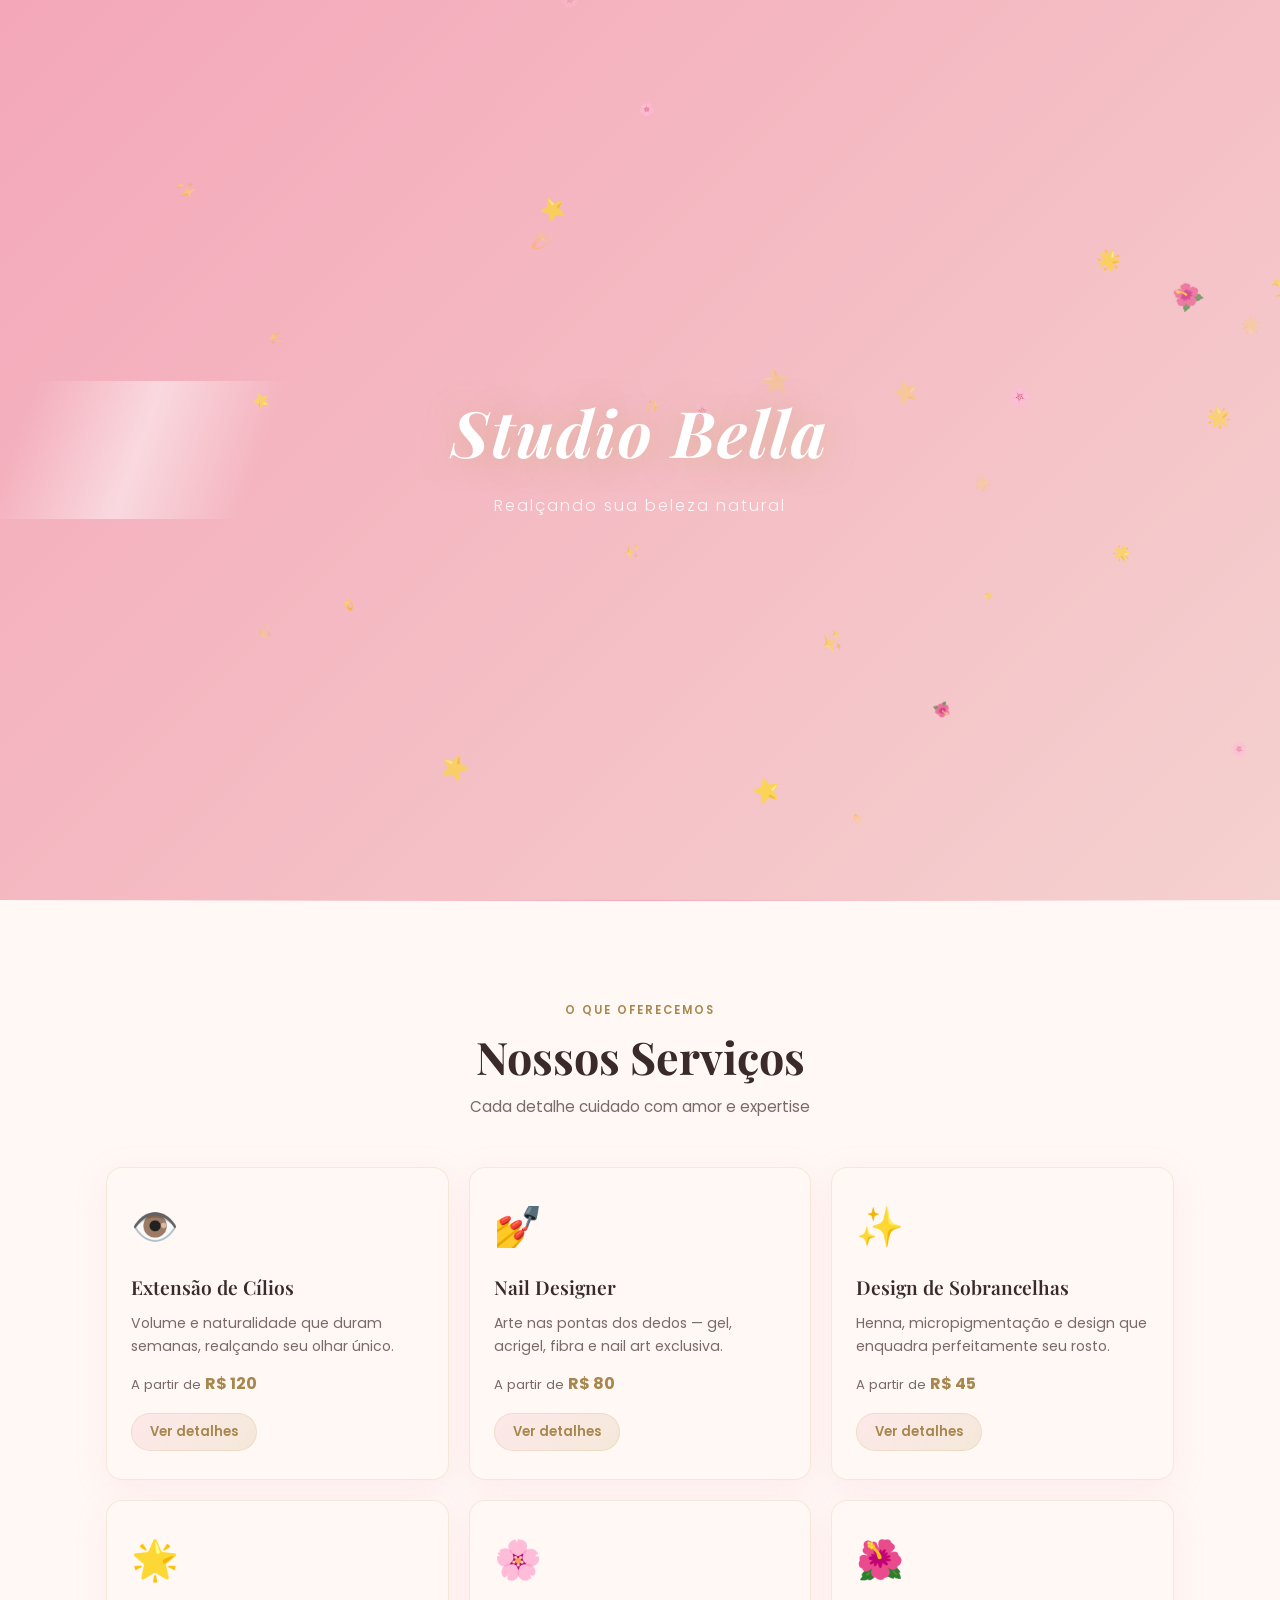
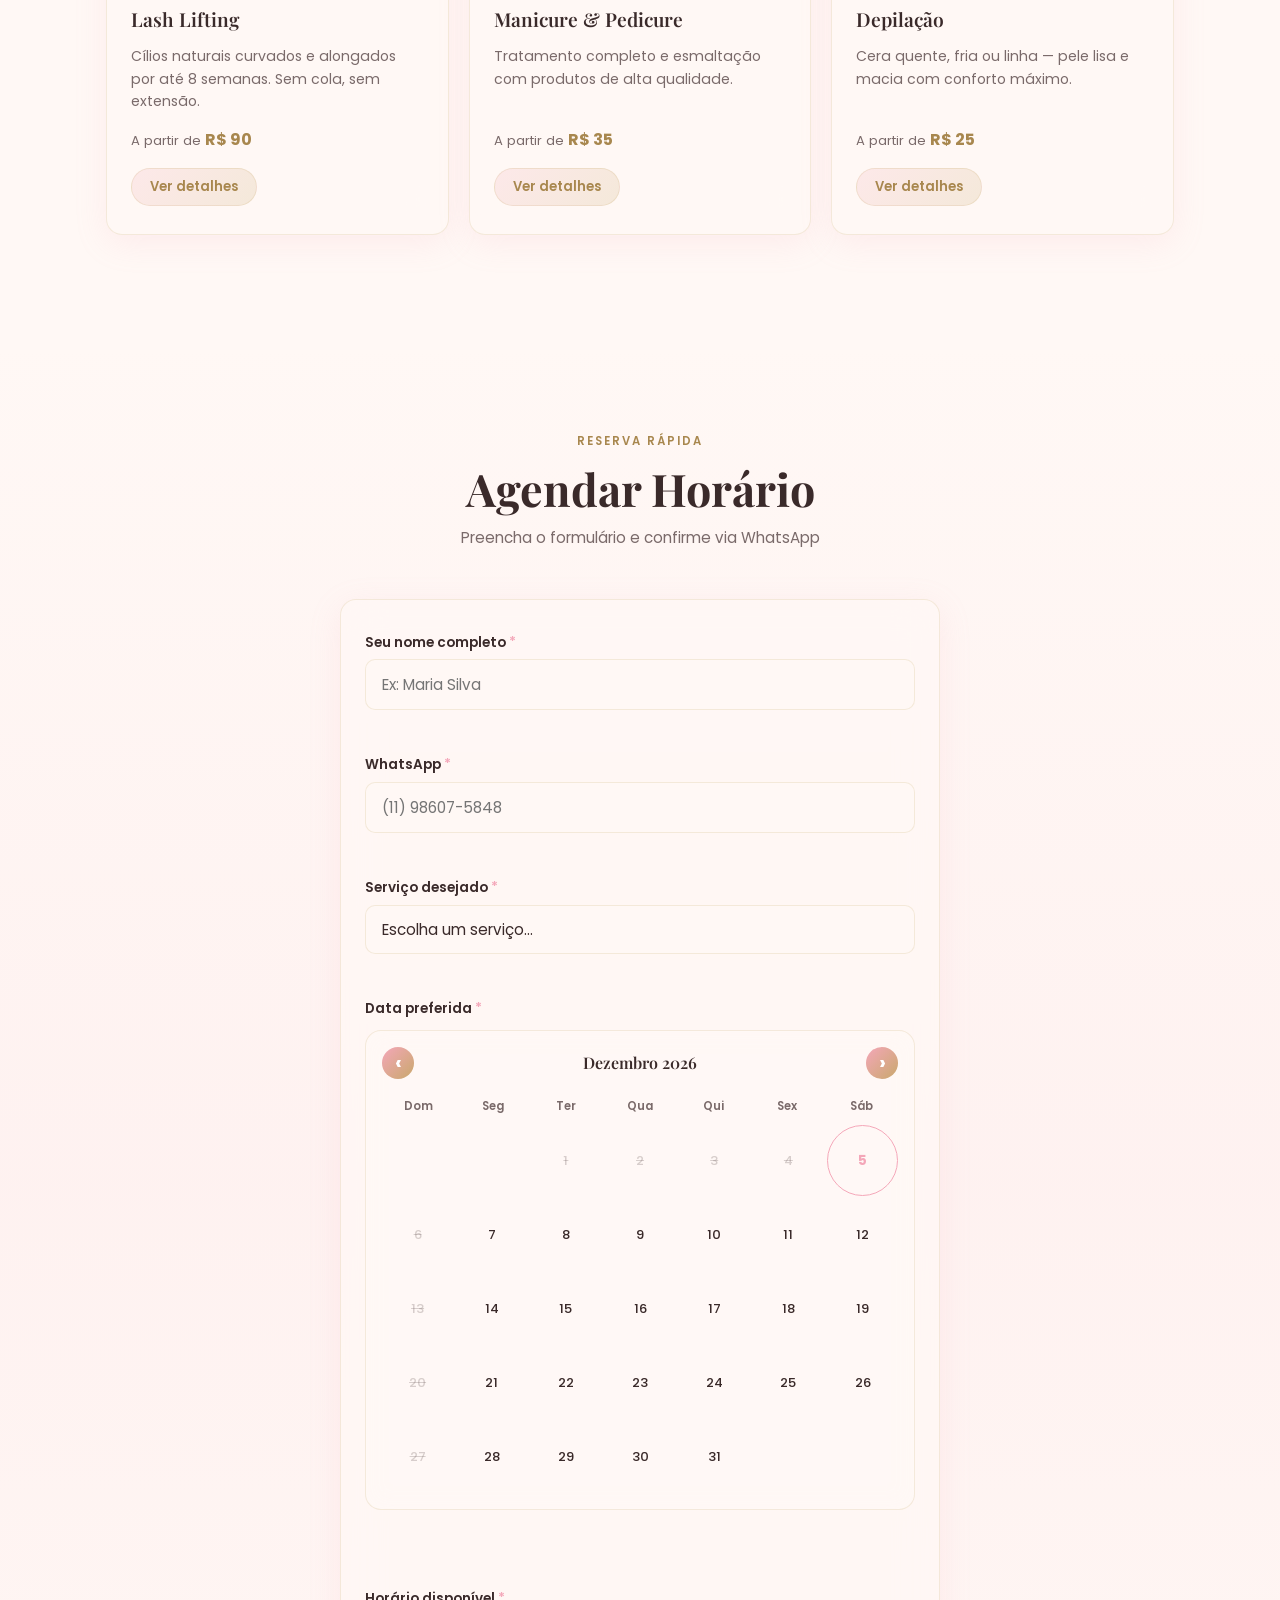
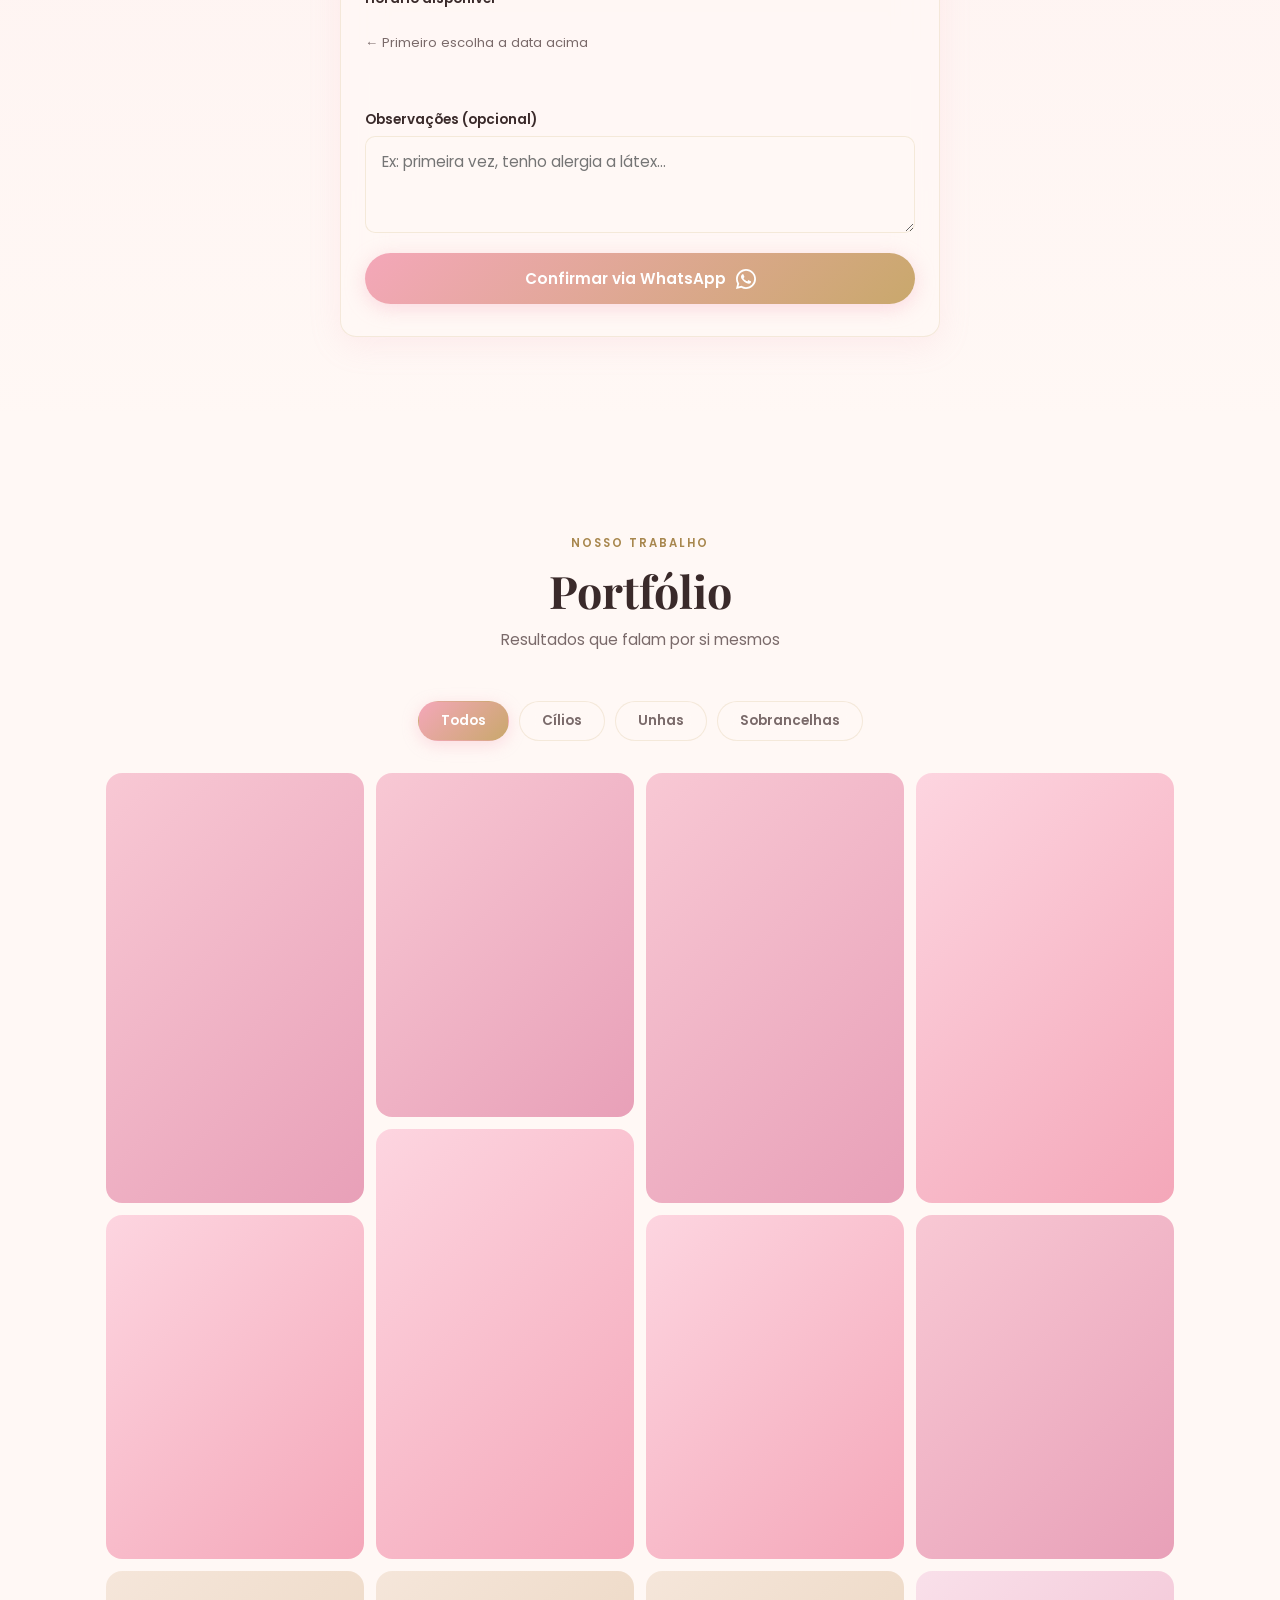
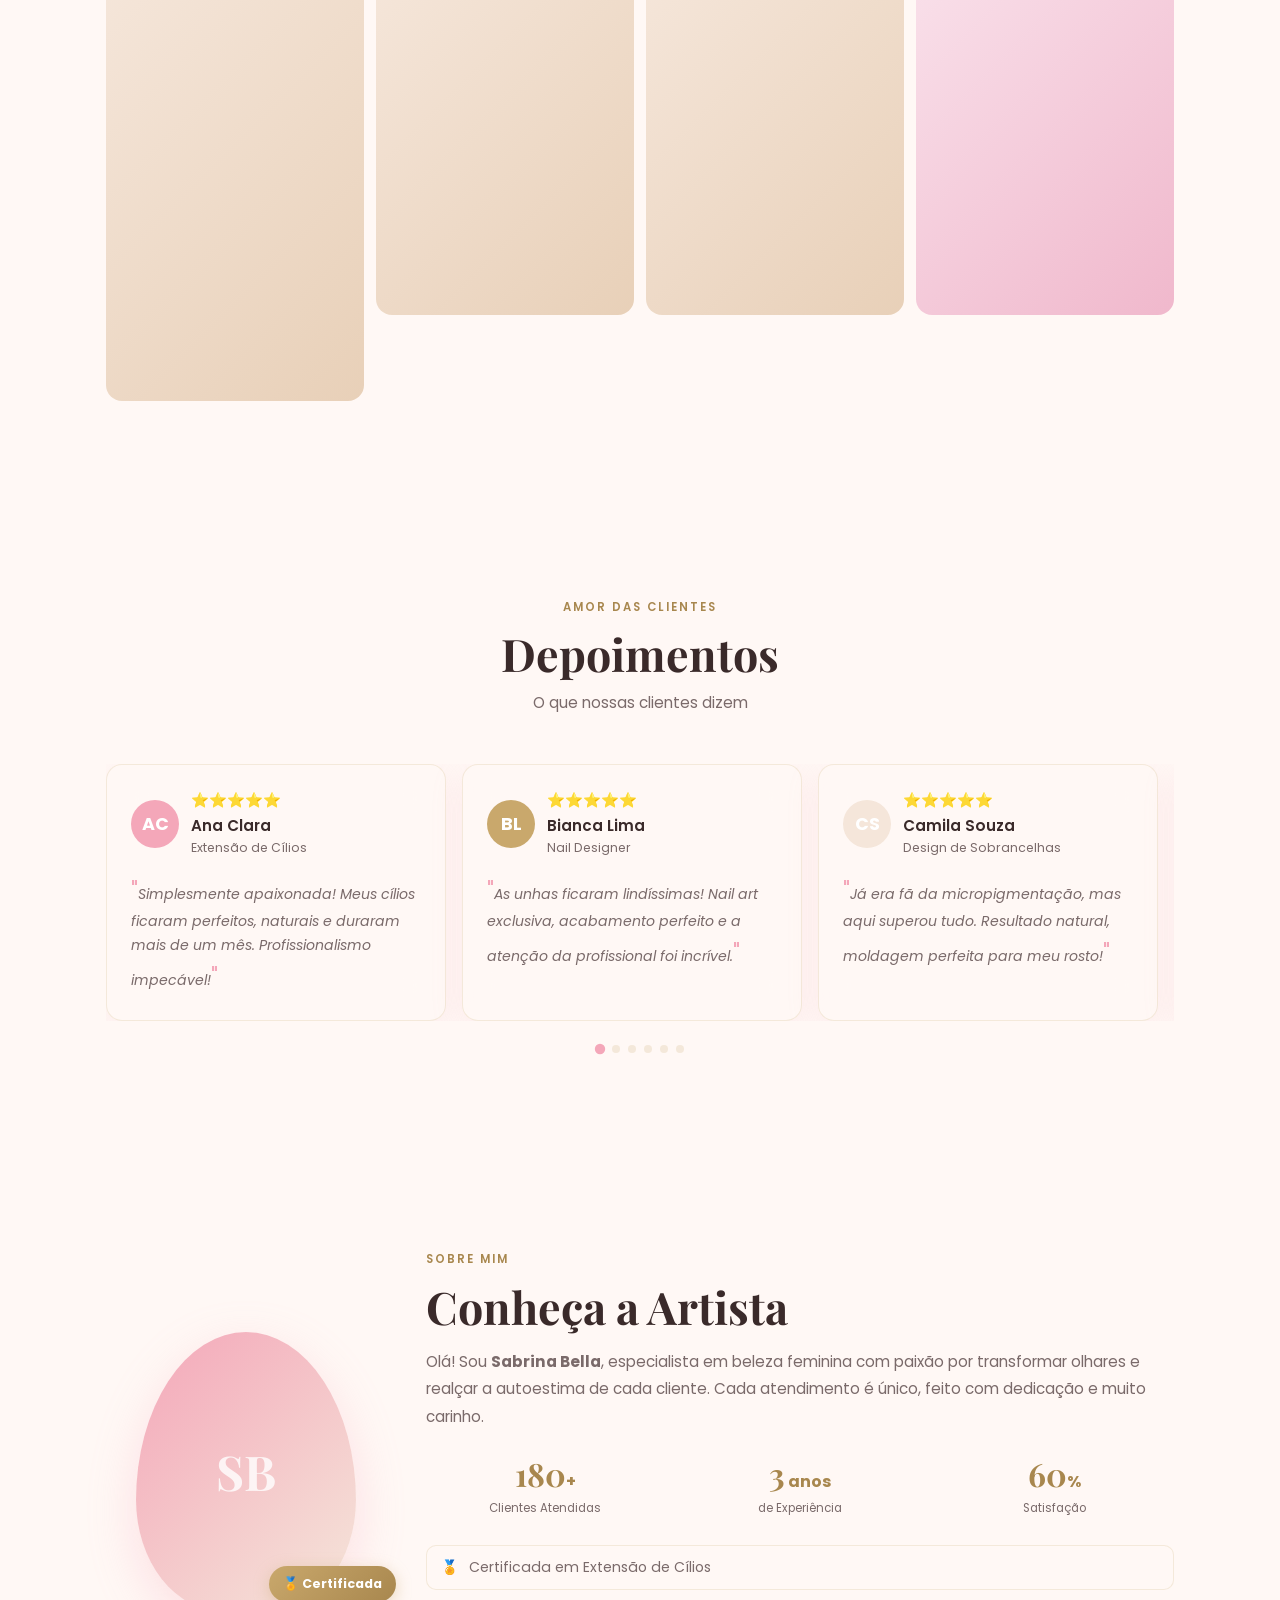
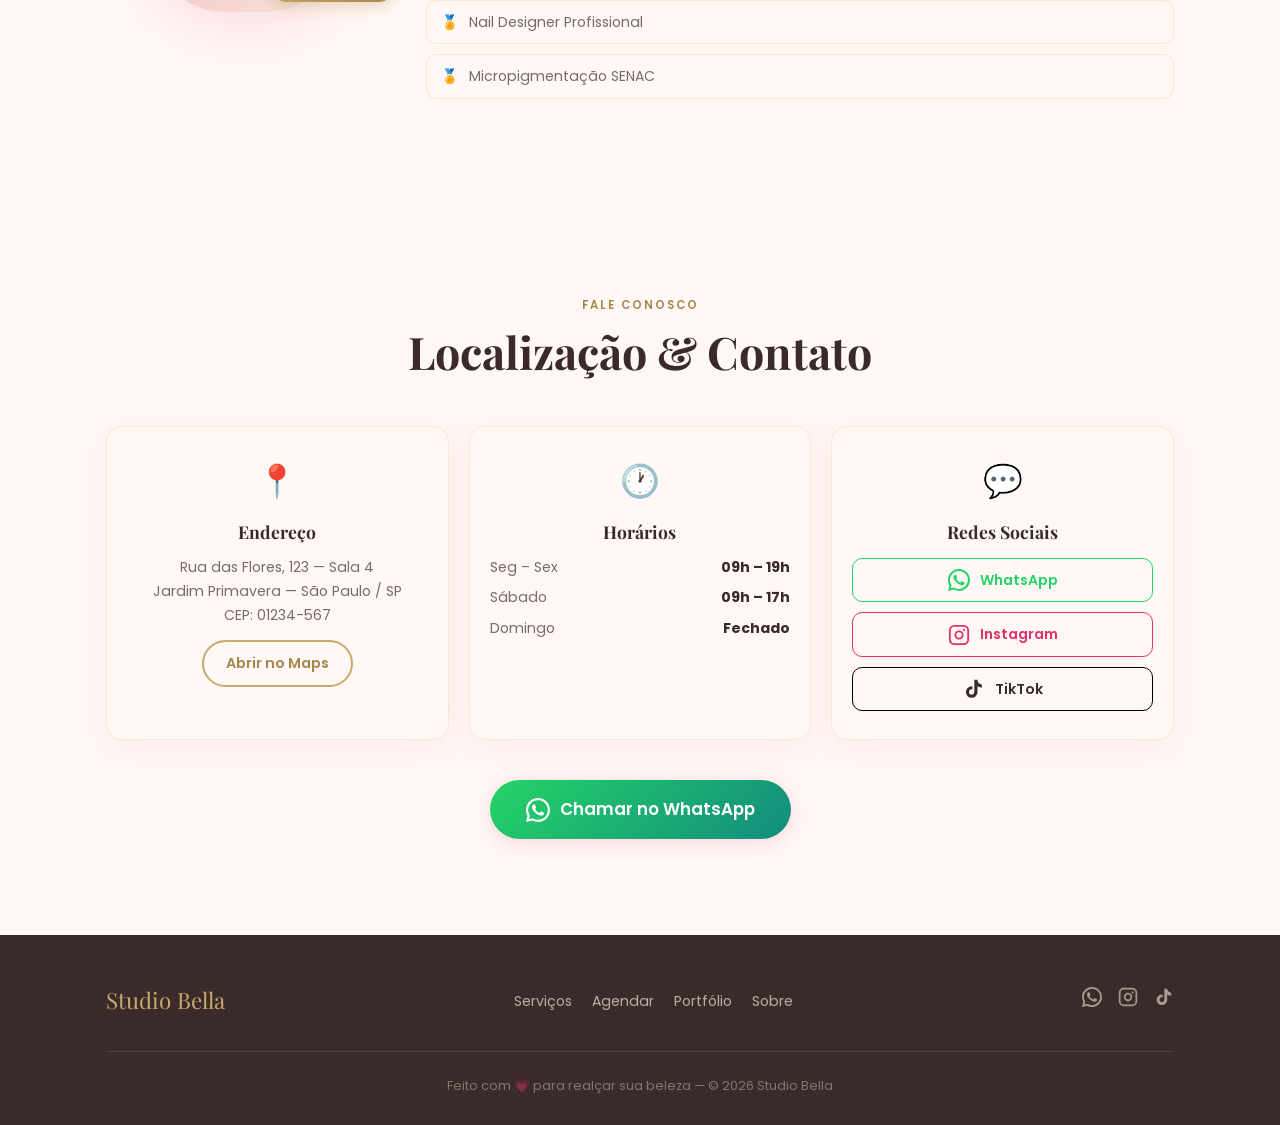
<file: index.html>
<!DOCTYPE html>
<html lang="pt-BR" data-theme="light">
<head>
  <meta charset="UTF-8" />
  <meta name="viewport" content="width=device-width, initial-scale=1.0, maximum-scale=1.0" />
  <meta name="theme-color" content="#F4A7B9" />
  <meta name="description" content="Salão de Beleza Feminino — Cílios, Unhas, Sobrancelhas e muito mais. Agende seu horário agora!" />
  <title>Studio Bella — Salão de Beleza Feminino</title>

  <!-- PERSONALIZE: Troque o nome do salão nos meta tags acima -->

  <!-- PWA Manifest -->
  <link rel="manifest" href="manifest.json" />
  <link rel="apple-touch-icon" href="assets/icon-192.png" />

  <!-- Google Fonts -->
  <link rel="preconnect" href="https://fonts.googleapis.com" />
  <link rel="preconnect" href="https://fonts.gstatic.com" crossorigin />
  <link href="https://fonts.googleapis.com/css2?family=Playfair+Display:ital,wght@0,400;0,600;0,700;1,400&family=Poppins:wght@300;400;500;600&display=swap" rel="stylesheet" />

  <!-- Critical inline CSS for above-the-fold -->
  <style>
    *,*::before,*::after{box-sizing:border-box;margin:0;padding:0}
    html{scroll-behavior:smooth}
    body{font-family:'Poppins',sans-serif;background:#FFF8F5;color:#3a2a2a;overflow-x:hidden}
    #splash{position:fixed;inset:0;z-index:9999;background:linear-gradient(135deg,#F4A7B9,#F5E6DA,#C9A86C);display:flex;flex-direction:column;align-items:center;justify-content:center;transition:opacity .8s ease,transform .8s ease}
    #splash.hide{opacity:0;transform:scale(1.05);pointer-events:none}
    .splash-logo{font-family:'Playfair Display',serif;font-size:2.5rem;color:#fff;text-shadow:0 2px 20px rgba(201,168,108,.6);animation:pulse-glow 2s ease-in-out infinite}
    @keyframes pulse-glow{0%,100%{transform:scale(1);filter:drop-shadow(0 0 8px rgba(255,255,255,.4))}50%{transform:scale(1.06);filter:drop-shadow(0 0 24px rgba(255,255,255,.9))}}
  </style>

  <link rel="stylesheet" href="css/style.css" />
  <link rel="stylesheet" href="css/animations.css" />

  <!-- Scroll progress bar -->
  <div id="scroll-progress"></div>
</head>
<body>

<!-- ============================================================
     SPLASH SCREEN
============================================================ -->
<div id="splash" role="status" aria-label="Carregando...">
  <canvas id="particles-canvas"></canvas>
  <div class="splash-content">
    <div class="splash-logo-wrap">
      <div class="splash-shine"></div>
      <h1 class="splash-logo">Studio Bella</h1>
      <!-- PERSONALIZE: Troque "Studio Bella" pelo nome do seu salão -->
      <p class="splash-tagline">Realçando sua beleza natural</p>
    </div>
  </div>
</div>

<!-- ============================================================
     CURSOR CUSTOMIZADO (desktop)
============================================================ -->
<div id="custom-cursor"></div>
<div id="cursor-trail"></div>

<!-- ============================================================
     SCROLL PROGRESS BAR
============================================================ -->
<div id="scroll-bar"></div>

<!-- ============================================================
     PULL-TO-REFRESH
============================================================ -->
<div id="ptr-loader" aria-hidden="true">
  <div class="ptr-flower">🌸</div>
  <span>Atualizando...</span>
</div>

<!-- ============================================================
     DARK/LIGHT TOGGLE
============================================================ -->
<button id="theme-toggle" aria-label="Alternar tema" title="Alternar tema">
  <span class="theme-icon">🌙</span>
</button>

<!-- ============================================================
     HEADER + NAV
============================================================ -->
<header id="site-header" role="banner">
  <div class="header-inner">
    <a href="#hero" class="header-logo" aria-label="Studio Bella — início">
      Studio Bella
    </a>
    <button id="menu-btn" aria-label="Abrir menu" aria-expanded="false" aria-controls="main-nav">
      <span></span><span></span><span></span>
    </button>
    <nav id="main-nav" role="navigation" aria-label="Menu principal">
      <ul>
        <li><a href="#servicos" data-nav>Serviços</a></li>
        <li><a href="#agendamento" data-nav>Agendar</a></li>
        <li><a href="#portfolio" data-nav>Portfólio</a></li>
        <li><a href="#depoimentos" data-nav>Depoimentos</a></li>
        <li><a href="#sobre" data-nav>Sobre</a></li>
        <li><a href="#contato" data-nav>Contato</a></li>
      </ul>
    </nav>
  </div>
</header>

<!-- ============================================================
     HERO
============================================================ -->
<section id="hero" class="section-hero" aria-label="Página inicial">
  <div class="hero-parallax-bg" id="hero-bg"></div>
  <div class="hero-overlay"></div>
  <div class="hero-content reveal">
    <div class="hero-badge">✨ Beleza & Sofisticação</div>
    <h1 class="hero-title">
      Studio<br /><em>Bella</em>
      <!-- PERSONALIZE: Troque pelo nome do seu salão -->
    </h1>
    <p class="hero-tagline">Realçando sua beleza natural<br />com arte, carinho e precisão</p>
    <!-- PERSONALIZE: Troque a tagline acima -->
    <a href="#agendamento" class="btn-primary shimmer-btn" aria-label="Ir para agendamento">
      <span>Agendar Agora</span>
      <svg width="20" height="20" viewBox="0 0 24 24" fill="none" stroke="currentColor" stroke-width="2" aria-hidden="true"><path d="M5 12h14M12 5l7 7-7 7"/></svg>
    </a>
  </div>
  <div class="hero-scroll-hint" aria-hidden="true">
    <div class="scroll-dot"></div>
    <span>Role para baixo</span>
  </div>
</section>

<!-- ============================================================
     SERVIÇOS
============================================================ -->
<section id="servicos" class="section-services" aria-label="Serviços">
  <div class="container">
    <div class="section-header reveal">
      <span class="section-badge">O que oferecemos</span>
      <h2 class="section-title">Nossos Serviços</h2>
      <p class="section-sub">Cada detalhe cuidado com amor e expertise</p>
    </div>

    <div class="services-grid" role="list">

      <article class="service-card glass-card reveal" role="listitem" data-service="cilios" tabindex="0">
        <div class="card-icon" aria-hidden="true">👁️</div>
        <h3>Extensão de Cílios</h3>
        <p>Volume e naturalidade que duram semanas, realçando seu olhar único.</p>
        <div class="card-price">A partir de <strong>R$ 120</strong></div>
        <!-- PERSONALIZE: Ajuste o preço acima -->
        <button class="card-btn" aria-label="Ver detalhes de Extensão de Cílios">Ver detalhes</button>
      </article>

      <article class="service-card glass-card reveal" role="listitem" data-service="unhas" tabindex="0">
        <div class="card-icon" aria-hidden="true">💅</div>
        <h3>Nail Designer</h3>
        <p>Arte nas pontas dos dedos — gel, acrigel, fibra e nail art exclusiva.</p>
        <div class="card-price">A partir de <strong>R$ 80</strong></div>
        <!-- PERSONALIZE: Ajuste o preço acima -->
        <button class="card-btn" aria-label="Ver detalhes de Nail Designer">Ver detalhes</button>
      </article>

      <article class="service-card glass-card reveal" role="listitem" data-service="sobrancelhas" tabindex="0">
        <div class="card-icon" aria-hidden="true">✨</div>
        <h3>Design de Sobrancelhas</h3>
        <p>Henna, micropigmentação e design que enquadra perfeitamente seu rosto.</p>
        <div class="card-price">A partir de <strong>R$ 45</strong></div>
        <!-- PERSONALIZE: Ajuste o preço acima -->
        <button class="card-btn" aria-label="Ver detalhes de Design de Sobrancelhas">Ver detalhes</button>
      </article>

      <article class="service-card glass-card reveal" role="listitem" data-service="lash" tabindex="0">
        <div class="card-icon" aria-hidden="true">🌟</div>
        <h3>Lash Lifting</h3>
        <p>Cílios naturais curvados e alongados por até 8 semanas. Sem cola, sem extensão.</p>
        <div class="card-price">A partir de <strong>R$ 90</strong></div>
        <!-- PERSONALIZE: Ajuste o preço acima -->
        <button class="card-btn" aria-label="Ver detalhes de Lash Lifting">Ver detalhes</button>
      </article>

      <article class="service-card glass-card reveal" role="listitem" data-service="manicure" tabindex="0">
        <div class="card-icon" aria-hidden="true">🌸</div>
        <h3>Manicure & Pedicure</h3>
        <p>Tratamento completo e esmaltação com produtos de alta qualidade.</p>
        <div class="card-price">A partir de <strong>R$ 35</strong></div>
        <!-- PERSONALIZE: Ajuste o preço acima -->
        <button class="card-btn" aria-label="Ver detalhes de Manicure e Pedicure">Ver detalhes</button>
      </article>

      <article class="service-card glass-card reveal" role="listitem" data-service="depilacao" tabindex="0">
        <div class="card-icon" aria-hidden="true">🌺</div>
        <h3>Depilação</h3>
        <p>Cera quente, fria ou linha — pele lisa e macia com conforto máximo.</p>
        <div class="card-price">A partir de <strong>R$ 25</strong></div>
        <!-- PERSONALIZE: Ajuste o preço acima -->
        <button class="card-btn" aria-label="Ver detalhes de Depilação">Ver detalhes</button>
      </article>

    </div>
  </div>
</section>

<!-- ============================================================
     GALERIA DE SERVIÇOS (overlay fullscreen)
============================================================ -->
<div id="sg-overlay" class="sg-overlay" hidden aria-modal="true" role="dialog" aria-label="Galeria do serviço">
  <!-- Conteúdo injetado via services-gallery.js -->
</div>

<!-- ============================================================
     AGENDAMENTO
============================================================ -->
<section id="agendamento" class="section-booking" aria-label="Agendamento">
  <div class="container">
    <div class="section-header reveal">
      <span class="section-badge">Reserva rápida</span>
      <h2 class="section-title">Agendar Horário</h2>
      <p class="section-sub">Preencha o formulário e confirme via WhatsApp</p>
    </div>

    <div class="booking-card glass-card reveal">
      <form id="booking-form" novalidate>

        <div class="form-group">
          <label for="f-nome">Seu nome completo <span aria-hidden="true">*</span></label>
          <input type="text" id="f-nome" name="nome" placeholder="Ex: Maria Silva" autocomplete="name" required />
          <span class="field-error" id="err-nome" role="alert"></span>
        </div>

        <div class="form-group">
          <label for="f-wpp">WhatsApp <span aria-hidden="true">*</span></label>
          <input type="tel" id="f-wpp" name="whatsapp" placeholder="(11) 98607-5848" autocomplete="tel" required />
          <span class="field-error" id="err-wpp" role="alert"></span>
        </div>

        <div class="form-group">
          <label for="f-servico">Serviço desejado <span aria-hidden="true">*</span></label>
          <select id="f-servico" name="servico" required>
            <option value="">Escolha um serviço...</option>
            <option value="Extensão de Cílios">👁️ Extensão de Cílios</option>
            <option value="Nail Designer">💅 Nail Designer</option>
            <option value="Design de Sobrancelhas">✨ Design de Sobrancelhas</option>
            <option value="Lash Lifting">🌟 Lash Lifting</option>
            <option value="Manicure e Pedicure">🌸 Manicure &amp; Pedicure</option>
            <option value="Depilação">🌺 Depilação</option>
          </select>
          <span class="field-error" id="err-servico" role="alert"></span>
        </div>

        <div class="form-group">
          <label>Data preferida <span aria-hidden="true">*</span></label>
          <div id="booking-calendar" class="booking-calendar-wrap"></div>
          <p id="selected-date-display" class="selected-date-display"></p>
          <span class="field-error" id="err-data" role="alert"></span>
        </div>

        <div class="form-group">
          <label>Horário disponível <span aria-hidden="true">*</span></label>
          <div class="time-slots" id="time-slots" role="group" aria-label="Selecione o horário">
            <p class="slots-hint">← Primeiro escolha a data acima</p>
          </div>
          <input type="hidden" id="f-horario" name="horario" />
          <span class="field-error" id="err-horario" role="alert"></span>
        </div>

        <div class="form-group">
          <label for="f-obs">Observações (opcional)</label>
          <textarea id="f-obs" name="observacoes" placeholder="Ex: primeira vez, tenho alergia a látex..." rows="3"></textarea>
        </div>

        <button type="submit" class="btn-primary btn-full shimmer-btn" id="btn-agendar">
          <span>Confirmar via WhatsApp</span>
          <svg width="20" height="20" viewBox="0 0 24 24" fill="currentColor" aria-hidden="true"><path d="M17.472 14.382c-.297-.149-1.758-.867-2.03-.967-.273-.099-.471-.148-.67.15-.197.297-.767.966-.94 1.164-.173.199-.347.223-.644.075-.297-.15-1.255-.463-2.39-1.475-.883-.788-1.48-1.761-1.653-2.059-.173-.297-.018-.458.13-.606.134-.133.298-.347.446-.52.149-.174.198-.298.298-.497.099-.198.05-.371-.025-.52-.075-.149-.669-1.612-.916-2.207-.242-.579-.487-.5-.669-.51-.173-.008-.371-.01-.57-.01-.198 0-.52.074-.792.372-.272.297-1.04 1.016-1.04 2.479 0 1.462 1.065 2.875 1.213 3.074.149.198 2.096 3.2 5.077 4.487.709.306 1.262.489 1.694.625.712.227 1.36.195 1.871.118.571-.085 1.758-.719 2.006-1.413.248-.694.248-1.289.173-1.413-.074-.124-.272-.198-.57-.347z"/><path d="M12 0C5.373 0 0 5.373 0 12c0 2.123.554 4.118 1.528 5.847L0 24l6.335-1.51A11.945 11.945 0 0012 24c6.627 0 12-5.373 12-12S18.627 0 12 0zm0 21.818a9.818 9.818 0 01-5.002-1.371l-.36-.213-3.728.888.933-3.638-.234-.374A9.818 9.818 0 1121.818 12a9.818 9.818 0 01-9.818 9.818z"/></svg>
        </button>

      </form>
    </div>
  </div>
</section>

<!-- ============================================================
     TELA DE CONFIRMAÇÃO (confetes)
============================================================ -->
<div id="confirmation-screen" hidden aria-live="polite">
  <canvas id="confetti-canvas"></canvas>
  <div class="confirm-box glass-card">
    <div class="confirm-icon">🎉</div>
    <h2>Solicitação Enviada!</h2>
    <p>Sua mensagem foi aberta no WhatsApp.<br />Aguarde a confirmação do seu horário!</p>
    <button id="confirm-back" class="btn-primary">Voltar ao início</button>
  </div>
</div>

<!-- ============================================================
     PORTFÓLIO
============================================================ -->
<section id="portfolio" class="section-portfolio" aria-label="Portfólio de trabalhos">
  <div class="container">
    <div class="section-header reveal">
      <span class="section-badge">Nosso trabalho</span>
      <h2 class="section-title">Portfólio</h2>
      <p class="section-sub">Resultados que falam por si mesmos</p>
    </div>

    <div class="portfolio-filters reveal" role="tablist" aria-label="Filtrar portfólio">
      <button class="filter-btn active" data-filter="all" role="tab" aria-selected="true">Todos</button>
      <button class="filter-btn" data-filter="cilios" role="tab" aria-selected="false">Cílios</button>
      <button class="filter-btn" data-filter="unhas" role="tab" aria-selected="false">Unhas</button>
      <button class="filter-btn" data-filter="sobrancelhas" role="tab" aria-selected="false">Sobrancelhas</button>
    </div>

    <div class="portfolio-grid" id="portfolio-grid" role="list">
      <!-- Gerado via JS -->
    </div>

  </div>
</section>

<!-- ============================================================
     LIGHTBOX
============================================================ -->
<div id="lightbox" class="lightbox" hidden role="dialog" aria-modal="true" aria-label="Visualizar imagem">
  <button class="lb-close" aria-label="Fechar">✕</button>
  <button class="lb-prev" aria-label="Anterior">‹</button>
  <button class="lb-next" aria-label="Próximo">›</button>
  <div class="lb-content">
    <div class="lb-img-wrap" id="lb-img-wrap"></div>
    <p class="lb-caption" id="lb-caption"></p>
  </div>
</div>

<!-- ============================================================
     DEPOIMENTOS
============================================================ -->
<section id="depoimentos" class="section-testimonials" aria-label="Depoimentos de clientes">
  <div class="container">
    <div class="section-header reveal">
      <span class="section-badge">Amor das clientes</span>
      <h2 class="section-title">Depoimentos</h2>
      <p class="section-sub">O que nossas clientes dizem</p>
    </div>

    <div class="testimonials-track-wrap">
      <div class="testimonials-track" id="testimonials-track" role="list">
        <!-- Gerado via JS -->
      </div>
    </div>

    <div class="testimonials-dots" id="testimonials-dots" aria-label="Navegação de depoimentos"></div>

  </div>
</section>

<!-- ============================================================
     SOBRE
============================================================ -->
<section id="sobre" class="section-about" aria-label="Sobre a profissional">
  <div class="container">
    <div class="about-inner reveal">
      <div class="about-photo-wrap">
        <div class="about-photo-placeholder" aria-label="Foto da profissional">
          <!-- PERSONALIZE: Troque pelo <img src="assets/profissional.jpg" alt="..."> -->
          <div class="photo-initials">SB</div>
        </div>
        <div class="about-badge-cert">
          <span>🏅</span> Certificada
        </div>
      </div>
      <div class="about-content">
        <span class="section-badge">Sobre mim</span>
        <h2 class="section-title">Conheça a Artista</h2>
        <!-- PERSONALIZE: Troque o nome e bio abaixo -->
        <p class="about-bio">
          Olá! Sou <strong>Sabrina Bella</strong>, especialista em beleza feminina com paixão por transformar olhares e realçar a autoestima de cada cliente. Cada atendimento é único, feito com dedicação e muito carinho.
        </p>
        <!-- PERSONALIZE: Troque a bio acima -->

        <div class="stats-grid" aria-label="Estatísticas">
          <div class="stat-item">
            <span class="stat-number" data-target="500">0</span><span>+</span>
            <span class="stat-label">Clientes Atendidas</span>
          </div>
          <div class="stat-item">
            <span class="stat-number" data-target="3">0</span><span> anos</span>
            <span class="stat-label">de Experiência</span>
          </div>
          <div class="stat-item">
            <span class="stat-number" data-target="98">0</span><span>%</span>
            <span class="stat-label">Satisfação</span>
          </div>
        </div>

        <div class="certifications">
          <div class="cert-item"><span aria-hidden="true">🏅</span> Certificada em Extensão de Cílios</div>
          <div class="cert-item"><span aria-hidden="true">🏅</span> Nail Designer Profissional</div>
          <div class="cert-item"><span aria-hidden="true">🏅</span> Micropigmentação SENAC</div>
          <!-- PERSONALIZE: Troque as certificações acima -->
        </div>
      </div>
    </div>
  </div>
</section>

<!-- ============================================================
     CONTATO & LOCALIZAÇÃO
============================================================ -->
<section id="contato" class="section-contact" aria-label="Contato e localização">
  <div class="container">
    <div class="section-header reveal">
      <span class="section-badge">Fale conosco</span>
      <h2 class="section-title">Localização & Contato</h2>
    </div>

    <div class="contact-grid reveal">

      <div class="contact-card glass-card">
        <div class="contact-icon" aria-hidden="true">📍</div>
        <h3>Endereço</h3>
        <!-- PERSONALIZE: Troque o endereço abaixo -->
        <p>Rua das Flores, 123 — Sala 4<br />Jardim Primavera — São Paulo / SP<br />CEP: 01234-567</p>
        <a
          href="https://maps.google.com/?q=Rua+das+Flores+123+São+Paulo"
          target="_blank"
          rel="noopener"
          class="btn-outline"
          aria-label="Abrir no Google Maps"
        >Abrir no Maps</a>
        <!-- PERSONALIZE: Troque a URL do Maps acima pelo endereço real -->
      </div>

      <div class="contact-card glass-card">
        <div class="contact-icon" aria-hidden="true">🕐</div>
        <h3>Horários</h3>
        <!-- PERSONALIZE: Troque os horários abaixo -->
        <ul class="hours-list">
          <li><span>Seg – Sex</span><strong>09h – 19h</strong></li>
          <li><span>Sábado</span><strong>09h – 17h</strong></li>
          <li><span>Domingo</span><strong>Fechado</strong></li>
        </ul>
      </div>

      <div class="contact-card glass-card">
        <div class="contact-icon" aria-hidden="true">💬</div>
        <h3>Redes Sociais</h3>
        <div class="social-links">
          <!-- PERSONALIZE: Troque os links das redes sociais abaixo -->
          <a href="https://wa.me/5511986075848" target="_blank" rel="noopener" class="social-btn wpp" aria-label="WhatsApp">
            <svg width="22" height="22" viewBox="0 0 24 24" fill="currentColor" aria-hidden="true"><path d="M17.472 14.382c-.297-.149-1.758-.867-2.03-.967-.273-.099-.471-.148-.67.15-.197.297-.767.966-.94 1.164-.173.199-.347.223-.644.075-.297-.15-1.255-.463-2.39-1.475-.883-.788-1.48-1.761-1.653-2.059-.173-.297-.018-.458.13-.606.134-.133.298-.347.446-.52.149-.174.198-.298.298-.497.099-.198.05-.371-.025-.52-.075-.149-.669-1.612-.916-2.207-.242-.579-.487-.5-.669-.51-.173-.008-.371-.01-.57-.01-.198 0-.52.074-.792.372-.272.297-1.04 1.016-1.04 2.479 0 1.462 1.065 2.875 1.213 3.074.149.198 2.096 3.2 5.077 4.487.709.306 1.262.489 1.694.625.712.227 1.36.195 1.871.118.571-.085 1.758-.719 2.006-1.413.248-.694.248-1.289.173-1.413-.074-.124-.272-.198-.57-.347z"/><path d="M12 0C5.373 0 0 5.373 0 12c0 2.123.554 4.118 1.528 5.847L0 24l6.335-1.51A11.945 11.945 0 0012 24c6.627 0 12-5.373 12-12S18.627 0 12 0zm0 21.818a9.818 9.818 0 01-5.002-1.371l-.36-.213-3.728.888.933-3.638-.234-.374A9.818 9.818 0 1121.818 12a9.818 9.818 0 01-9.818 9.818z"/></svg>
            WhatsApp
          </a>
          <a href="https://instagram.com/studiobella" target="_blank" rel="noopener" class="social-btn insta" aria-label="Instagram">
            <svg width="22" height="22" viewBox="0 0 24 24" fill="none" stroke="currentColor" stroke-width="2" aria-hidden="true"><rect x="2" y="2" width="20" height="20" rx="5" ry="5"/><circle cx="12" cy="12" r="4"/><circle cx="17.5" cy="6.5" r="1.2" fill="currentColor" stroke="none"/></svg>
            Instagram
          </a>
          <a href="https://tiktok.com/@studiobella" target="_blank" rel="noopener" class="social-btn tiktok" aria-label="TikTok">
            <svg width="22" height="22" viewBox="0 0 24 24" fill="currentColor" aria-hidden="true"><path d="M19.59 6.69a4.83 4.83 0 01-3.77-4.25V2h-3.45v13.67a2.89 2.89 0 01-2.88 2.5 2.89 2.89 0 01-2.89-2.89 2.89 2.89 0 012.89-2.89c.28 0 .54.04.79.1V9.01a6.32 6.32 0 00-.79-.05 6.34 6.34 0 00-6.34 6.34 6.34 6.34 0 006.34 6.34 6.34 6.34 0 006.33-6.34V8.93a8.16 8.16 0 004.77 1.52V7a4.85 4.85 0 01-1-.31z"/></svg>
            TikTok
          </a>
        </div>
        <!-- PERSONALIZE: Troque os links acima pelos seus perfis reais -->
      </div>

    </div>

    <div class="cta-whatsapp reveal">
      <a href="https://wa.me/5511986075848" target="_blank" rel="noopener" class="btn-primary btn-wpp-big shimmer-btn" aria-label="Enviar mensagem no WhatsApp">
        <!-- PERSONALIZE: Troque o número acima pelo seu WhatsApp real -->
        <svg width="24" height="24" viewBox="0 0 24 24" fill="currentColor" aria-hidden="true"><path d="M17.472 14.382c-.297-.149-1.758-.867-2.03-.967-.273-.099-.471-.148-.67.15-.197.297-.767.966-.94 1.164-.173.199-.347.223-.644.075-.297-.15-1.255-.463-2.39-1.475-.883-.788-1.48-1.761-1.653-2.059-.173-.297-.018-.458.13-.606.134-.133.298-.347.446-.52.149-.174.198-.298.298-.497.099-.198.05-.371-.025-.52-.075-.149-.669-1.612-.916-2.207-.242-.579-.487-.5-.669-.51-.173-.008-.371-.01-.57-.01-.198 0-.52.074-.792.372-.272.297-1.04 1.016-1.04 2.479 0 1.462 1.065 2.875 1.213 3.074.149.198 2.096 3.2 5.077 4.487.709.306 1.262.489 1.694.625.712.227 1.36.195 1.871.118.571-.085 1.758-.719 2.006-1.413.248-.694.248-1.289.173-1.413-.074-.124-.272-.198-.57-.347z"/><path d="M12 0C5.373 0 0 5.373 0 12c0 2.123.554 4.118 1.528 5.847L0 24l6.335-1.51A11.945 11.945 0 0012 24c6.627 0 12-5.373 12-12S18.627 0 12 0zm0 21.818a9.818 9.818 0 01-5.002-1.371l-.36-.213-3.728.888.933-3.638-.234-.374A9.818 9.818 0 1121.818 12a9.818 9.818 0 01-9.818 9.818z"/></svg>
        <span>Chamar no WhatsApp</span>
      </a>
    </div>

  </div>
</section>

<!-- ============================================================
     FOOTER
============================================================ -->
<footer id="site-footer" role="contentinfo">
  <div class="container">
    <div class="footer-inner">
      <a href="#hero" class="footer-logo" aria-label="Studio Bella — topo">Studio Bella</a>
      <!-- PERSONALIZE: Troque o nome acima -->
      <nav class="footer-nav" aria-label="Links do rodapé">
        <a href="#servicos">Serviços</a>
        <a href="#agendamento">Agendar</a>
        <a href="#portfolio">Portfólio</a>
        <a href="#sobre">Sobre</a>
      </nav>
      <div class="footer-social">
        <a href="https://wa.me/5511986075848" target="_blank" rel="noopener" aria-label="WhatsApp">
          <svg width="20" height="20" viewBox="0 0 24 24" fill="currentColor" aria-hidden="true"><path d="M17.472 14.382c-.297-.149-1.758-.867-2.03-.967-.273-.099-.471-.148-.67.15-.197.297-.767.966-.94 1.164-.173.199-.347.223-.644.075-.297-.15-1.255-.463-2.39-1.475-.883-.788-1.48-1.761-1.653-2.059-.173-.297-.018-.458.13-.606.134-.133.298-.347.446-.52.149-.174.198-.298.298-.497.099-.198.05-.371-.025-.52-.075-.149-.669-1.612-.916-2.207-.242-.579-.487-.5-.669-.51-.173-.008-.371-.01-.57-.01-.198 0-.52.074-.792.372-.272.297-1.04 1.016-1.04 2.479 0 1.462 1.065 2.875 1.213 3.074.149.198 2.096 3.2 5.077 4.487.709.306 1.262.489 1.694.625.712.227 1.36.195 1.871.118.571-.085 1.758-.719 2.006-1.413.248-.694.248-1.289.173-1.413-.074-.124-.272-.198-.57-.347z"/><path d="M12 0C5.373 0 0 5.373 0 12c0 2.123.554 4.118 1.528 5.847L0 24l6.335-1.51A11.945 11.945 0 0012 24c6.627 0 12-5.373 12-12S18.627 0 12 0zm0 21.818a9.818 9.818 0 01-5.002-1.371l-.36-.213-3.728.888.933-3.638-.234-.374A9.818 9.818 0 1121.818 12a9.818 9.818 0 01-9.818 9.818z"/></svg>
        </a>
        <a href="https://instagram.com/studiobella" target="_blank" rel="noopener" aria-label="Instagram">
          <svg width="20" height="20" viewBox="0 0 24 24" fill="none" stroke="currentColor" stroke-width="2" aria-hidden="true"><rect x="2" y="2" width="20" height="20" rx="5" ry="5"/><circle cx="12" cy="12" r="4"/><circle cx="17.5" cy="6.5" r="1.2" fill="currentColor" stroke="none"/></svg>
        </a>
        <a href="https://tiktok.com/@studiobella" target="_blank" rel="noopener" aria-label="TikTok">
          <svg width="20" height="20" viewBox="0 0 24 24" fill="currentColor" aria-hidden="true"><path d="M19.59 6.69a4.83 4.83 0 01-3.77-4.25V2h-3.45v13.67a2.89 2.89 0 01-2.88 2.5 2.89 2.89 0 01-2.89-2.89 2.89 2.89 0 012.89-2.89c.28 0 .54.04.79.1V9.01a6.32 6.32 0 00-.79-.05 6.34 6.34 0 00-6.34 6.34 6.34 6.34 0 006.34 6.34 6.34 6.34 0 006.33-6.34V8.93a8.16 8.16 0 004.77 1.52V7a4.85 4.85 0 01-1-.31z"/></svg>
        </a>
      </div>
    </div>
    <p class="footer-copy">Feito com 💗 para realçar sua beleza &mdash; &copy; <span id="footer-year"></span> Studio Bella</p>
  </div>
</footer>

<!-- ============================================================
     FLOATING ACTION BUTTON
============================================================ -->
<a href="https://wa.me/5511986075848" id="fab" class="fab" target="_blank" rel="noopener" aria-label="Chamar no WhatsApp">
  <!-- PERSONALIZE: Troque o número acima pelo seu WhatsApp real -->
  <svg width="28" height="28" viewBox="0 0 24 24" fill="currentColor" aria-hidden="true"><path d="M17.472 14.382c-.297-.149-1.758-.867-2.03-.967-.273-.099-.471-.148-.67.15-.197.297-.767.966-.94 1.164-.173.199-.347.223-.644.075-.297-.15-1.255-.463-2.39-1.475-.883-.788-1.48-1.761-1.653-2.059-.173-.297-.018-.458.13-.606.134-.133.298-.347.446-.52.149-.174.198-.298.298-.497.099-.198.05-.371-.025-.52-.075-.149-.669-1.612-.916-2.207-.242-.579-.487-.5-.669-.51-.173-.008-.371-.01-.57-.01-.198 0-.52.074-.792.372-.272.297-1.04 1.016-1.04 2.479 0 1.462 1.065 2.875 1.213 3.074.149.198 2.096 3.2 5.077 4.487.709.306 1.262.489 1.694.625.712.227 1.36.195 1.871.118.571-.085 1.758-.719 2.006-1.413.248-.694.248-1.289.173-1.413-.074-.124-.272-.198-.57-.347z"/><path d="M12 0C5.373 0 0 5.373 0 12c0 2.123.554 4.118 1.528 5.847L0 24l6.335-1.51A11.945 11.945 0 0012 24c6.627 0 12-5.373 12-12S18.627 0 12 0zm0 21.818a9.818 9.818 0 01-5.002-1.371l-.36-.213-3.728.888.933-3.638-.234-.374A9.818 9.818 0 1121.818 12a9.818 9.818 0 01-9.818 9.818z"/></svg>
</a>

<!-- ============================================================
     VOLTAR AO TOPO
============================================================ -->
<button id="back-to-top" aria-label="Voltar ao topo" hidden>
  <svg width="20" height="20" viewBox="0 0 24 24" fill="none" stroke="currentColor" stroke-width="2.5" aria-hidden="true"><polyline points="18 15 12 9 6 15"/></svg>
</button>

<!-- Scripts -->
<script src="js/db.js"></script>
<script src="js/calendar.js"></script>
<script src="js/main.js" defer></script>
<script src="js/agendamento.js" defer></script>
<script src="js/portfolio.js" defer></script>
<script src="js/services-gallery.js" defer></script>

</body>
</html>
</file>
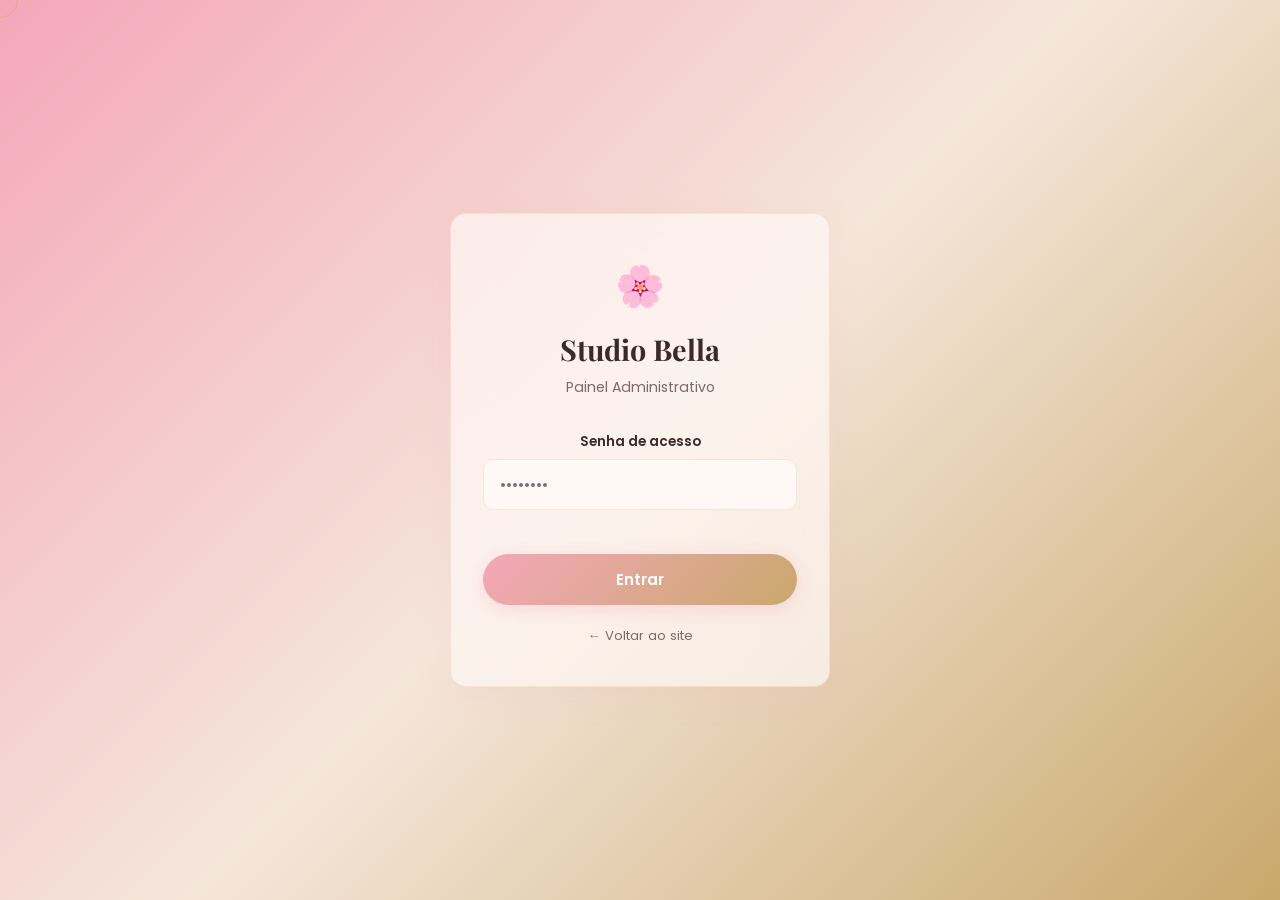
<file: admin.html>
<!DOCTYPE html>
<html lang="pt-BR" data-theme="light">
<head>
  <meta charset="UTF-8" />
  <meta name="viewport" content="width=device-width, initial-scale=1.0" />
  <title>Painel Admin — Studio Bella</title>
  <link rel="preconnect" href="https://fonts.googleapis.com" />
  <link href="https://fonts.googleapis.com/css2?family=Playfair+Display:ital,wght@0,600;1,400&family=Poppins:wght@300;400;500;600&display=swap" rel="stylesheet" />
  <link rel="stylesheet" href="css/style.css" />
  <link rel="stylesheet" href="css/admin.css" />
  <script>
    (function(){
      var t = localStorage.getItem('bella-theme') ||
        (window.matchMedia('(prefers-color-scheme: dark)').matches ? 'dark' : 'light');
      document.documentElement.setAttribute('data-theme', t);
    })();
  </script>
</head>
<body class="admin-body">
<div id="custom-cursor"></div>
<div id="cursor-trail"></div>

<!-- ── Login Screen ─────────────────────────────────── -->
<div id="login-screen" class="admin-login-wrap">
  <div class="admin-login-card glass-card">
    <div class="login-logo">
      <span class="login-icon">🌸</span>
      <h1>Studio Bella</h1>
      <p>Painel Administrativo</p>
    </div>
    <form id="admin-login-form">
      <div class="form-group">
        <label for="admin-pass">Senha de acesso</label>
        <input type="password" id="admin-pass" placeholder="••••••••" autocomplete="current-password" required />
        <span id="login-err" class="field-error"></span>
      </div>
      <button type="submit" class="btn-primary btn-full shimmer-btn">
        <span>Entrar</span>
      </button>
      <a href="index.html" class="login-back">← Voltar ao site</a>
    </form>
  </div>
</div>

<!-- ── Dashboard ────────────────────────────────────── -->
<div id="dashboard-screen" hidden>

  <header class="admin-header">
    <div class="admin-header-inner">
      <a href="index.html" class="admin-logo" title="Ver site">
        🌸 Studio Bella <span>Admin</span>
      </a>
      <nav class="admin-tabs" role="tablist">
        <button class="admin-tab-btn" data-tab="agenda"  role="tab">📅 Agenda</button>
        <button class="admin-tab-btn" data-tab="galeria" role="tab">🖼️ Galeria</button>
        <button class="admin-tab-btn" data-tab="config"  role="tab">⚙️ Config</button>
      </nav>
      <button id="theme-toggle" class="adm-btn adm-btn-outline" aria-label="Alternar tema" title="Modo claro/escuro">
        <span class="theme-icon">🌙</span>
      </button>
      <button id="logout-btn" class="adm-btn adm-btn-outline">Sair</button>
    </div>
  </header>

  <main class="admin-main">

    <!-- AGENDA -->
    <section id="panel-agenda" class="admin-panel" hidden>
      <!-- renderizado pelo admin.js -->
      <p class="apts-hint">Carregando agenda...</p>
    </section>

    <!-- GALERIA -->
    <section id="panel-galeria" class="admin-panel" hidden>
      <!-- renderizado pelo admin.js -->
    </section>

    <!-- CONFIG -->
    <section id="panel-config" class="admin-panel" hidden>
      <!-- renderizado pelo admin.js -->
    </section>

  </main>
</div>

<!-- ── Modal: adicionar agendamento ──────────────────── -->
<div id="add-apt-modal" class="modal-overlay" hidden role="dialog" aria-modal="true" aria-labelledby="m-apt-title">
  <div class="modal-box glass-card">
    <button class="modal-close" aria-label="Fechar">✕</button>
    <h3 id="m-apt-title">Novo Agendamento</h3>
    <p id="m-date-label" style="color:var(--gold-dark);font-weight:600;margin-bottom:16px"></p>
    <form id="apt-form">
      <div class="form-group">
        <label>Nome da cliente</label>
        <input type="text" name="nome" placeholder="Ex: Maria Silva" required />
      </div>
      <div class="form-group">
        <label>WhatsApp</label>
        <input type="tel" name="wpp" placeholder="(11) 99999-9999" />
      </div>
      <div class="form-group">
        <label>Serviço</label>
        <select name="servico" required>
          <option value="">Escolha...</option>
          <option>Extensão de Cílios</option>
          <option>Nail Designer</option>
          <option>Design de Sobrancelhas</option>
          <option>Lash Lifting</option>
          <option>Manicure e Pedicure</option>
          <option>Depilação</option>
        </select>
      </div>
      <div class="form-group">
        <label>Horário</label>
        <select name="horario" id="m-horario" required>
          <option value="">Carregando...</option>
        </select>
      </div>
      <div class="form-group">
        <label>Observações</label>
        <textarea name="obs" rows="2" placeholder="Opcional..."></textarea>
      </div>
      <button type="submit" class="btn-primary btn-full">Confirmar Agendamento</button>
    </form>
  </div>
</div>

<script src="js/db.js"></script>
<script src="js/calendar.js"></script>
<script src="js/admin.js"></script>
<script src="js/main.js" defer></script>
</body>
</html>
</file>
<file: css/style.css>
/* ============================================================
   STUDIO BELLA — style.css
   PERSONALIZE: Troque as variáveis abaixo para mudar o tema
============================================================ */

/* ── Variáveis ─────────────────────────────────────────── */
:root {
  --rose:      #F4A7B9;
  --nude:      #F5E6DA;
  --gold:      #C9A86C;
  --gold-dark: #a8874e;
  --white:     #FFF8F5;
  --dark:      #3a2a2a;
  --gray:      #7a6a6a;
  --light-bg:  #FFF8F5;
  --card-bg:   rgba(255,248,245,0.7);
  --border:    rgba(201,168,108,0.2);
  --shadow:    0 8px 32px rgba(244,167,185,0.15);
  --radius:    16px;
  --radius-sm: 10px;
  --font-head: 'Playfair Display', serif;
  --font-body: 'Poppins', sans-serif;
  --transition: 0.35s cubic-bezier(0.4, 0, 0.2, 1);
  --header-h:  64px;
}

[data-theme="dark"] {
  --white:    #1a1218;
  --light-bg: #1a1218;
  --dark:     #f5e6da;
  --gray:     #c8b8b8;
  --card-bg:  rgba(40,28,34,0.8);
  --border:   rgba(201,168,108,0.3);
  --shadow:   0 8px 32px rgba(0,0,0,0.4);
}

/* ── Reset base ─────────────────────────────────────────── */
*, *::before, *::after { box-sizing: border-box; margin: 0; padding: 0; }
html { scroll-behavior: smooth; scroll-padding-top: var(--header-h); }
body {
  font-family: var(--font-body);
  background: var(--light-bg);
  color: var(--dark);
  overflow-x: hidden;
  transition: background var(--transition), color var(--transition);
  line-height: 1.6;
}
img { max-width: 100%; height: auto; display: block; }
a { color: inherit; text-decoration: none; }
ul { list-style: none; }
button { cursor: pointer; border: none; background: none; font-family: var(--font-body); }

/* ── Scroll progress bar ─────────────────────────────────── */
#scroll-bar {
  position: fixed;
  top: 0; left: 0;
  height: 3px;
  width: 0%;
  background: linear-gradient(90deg, var(--rose), var(--gold));
  z-index: 10000;
  transition: width 0.1s linear;
}

/* ── Custom cursor (desktop only) ───────────────────────── */
@media (hover: hover) and (pointer: fine) {
  body { cursor: none; }
  #custom-cursor {
    position: fixed;
    left: -100px; top: -100px;
    width: 14px; height: 14px;
    border-radius: 50%;
    background: var(--rose);
    pointer-events: none;
    z-index: 9998;
    transform: translate(-50%,-50%);
    transition: transform 0.08s ease, opacity 0.3s;
  }
  #cursor-trail {
    position: fixed;
    left: -100px; top: -100px;
    width: 36px; height: 36px;
    border-radius: 50%;
    border: 1.5px solid var(--gold);
    pointer-events: none;
    z-index: 9997;
    transform: translate(-50%,-50%);
    transition: transform 0.2s ease;
    opacity: 0.5;
  }
  a:hover ~ #custom-cursor,
  button:hover ~ #custom-cursor { transform: translate(-50%,-50%) scale(1.8); }
}

/* ── Dark mode toggle ────────────────────────────────────── */
#theme-toggle {
  position: fixed;
  top: 72px; right: 14px;
  z-index: 900;
  width: 42px; height: 42px;
  border-radius: 50%;
  background: var(--card-bg);
  backdrop-filter: blur(12px);
  border: 1px solid var(--border);
  box-shadow: var(--shadow);
  display: flex; align-items: center; justify-content: center;
  font-size: 1.2rem;
  transition: transform var(--transition), box-shadow var(--transition);
}
#theme-toggle:hover { transform: scale(1.1); }

/* ── Pull-to-refresh ────────────────────────────────────── */
#ptr-loader {
  position: fixed;
  top: -80px; left: 50%;
  transform: translateX(-50%);
  z-index: 8000;
  display: flex; flex-direction: column; align-items: center; gap: 6px;
  background: var(--card-bg);
  backdrop-filter: blur(12px);
  border-radius: 40px;
  padding: 12px 24px;
  box-shadow: var(--shadow);
  font-size: 0.8rem;
  color: var(--gray);
  transition: top 0.4s ease;
}
#ptr-loader.visible { top: 8px; }
.ptr-flower { font-size: 1.8rem; animation: spin-slow 2s linear infinite; }
@keyframes spin-slow { to { transform: rotate(360deg); } }

/* ── HEADER ──────────────────────────────────────────────── */
#site-header {
  position: fixed; top: 0; left: 0; right: 0;
  height: var(--header-h);
  z-index: 800;
  background: linear-gradient(135deg, var(--rose) 0%, var(--nude) 50%, var(--gold) 100%);
  background-size: 300% 300%;
  animation: grad-shift 8s ease infinite;
  backdrop-filter: blur(20px);
  box-shadow: 0 2px 20px rgba(244,167,185,0.25);
  transition: background 0.4s;
}
#site-header.scrolled {
  background: var(--card-bg);
  backdrop-filter: blur(20px);
  border-bottom: 1px solid var(--border);
  animation: none;
}
@keyframes grad-shift {
  0%   { background-position: 0% 50%; }
  50%  { background-position: 100% 50%; }
  100% { background-position: 0% 50%; }
}
.header-inner {
  max-width: 1100px;
  margin: 0 auto;
  height: 100%;
  display: flex; align-items: center; justify-content: space-between;
  padding: 0 16px;
}
.header-logo {
  font-family: var(--font-head);
  font-size: 1.4rem;
  font-weight: 700;
  color: #fff;
  text-shadow: 0 1px 8px rgba(0,0,0,0.2);
  letter-spacing: 0.5px;
}
#site-header.scrolled .header-logo { color: var(--gold); }

/* Hamburger */
#menu-btn {
  display: flex; flex-direction: column; gap: 5px;
  width: 36px; height: 36px;
  align-items: center; justify-content: center;
  border-radius: 8px;
  transition: background var(--transition);
}
#menu-btn span {
  display: block;
  width: 22px; height: 2px;
  background: #fff;
  border-radius: 2px;
  transition: transform var(--transition), opacity var(--transition);
}
#site-header.scrolled #menu-btn span { background: var(--dark); }
#menu-btn.open span:nth-child(1) { transform: translateY(7px) rotate(45deg); }
#menu-btn.open span:nth-child(2) { opacity: 0; }
#menu-btn.open span:nth-child(3) { transform: translateY(-7px) rotate(-45deg); }

/* Nav */
#main-nav {
  position: fixed; top: var(--header-h); left: 0; right: 0; bottom: 0;
  background: rgba(255,248,245,0.97);
  backdrop-filter: blur(20px);
  display: flex; align-items: center; justify-content: center;
  transform: translateX(100%);
  transition: transform var(--transition);
  z-index: 700;
}
[data-theme="dark"] #main-nav { background: rgba(26,18,24,0.97); }
#main-nav.open { transform: translateX(0); }
#main-nav ul { display: flex; flex-direction: column; gap: 28px; text-align: center; }
#main-nav a {
  font-family: var(--font-head);
  font-size: 1.6rem;
  color: var(--dark);
  transition: color var(--transition);
}
#main-nav a:hover { color: var(--gold); }

@media (min-width: 768px) {
  #menu-btn { display: none; }
  #main-nav {
    position: static;
    background: none;
    backdrop-filter: none;
    transform: none;
    display: flex;
    flex-direction: row;
  }
  #main-nav ul { flex-direction: row; gap: 24px; }
  #main-nav a {
    font-family: var(--font-body);
    font-size: 0.9rem;
    font-weight: 500;
    color: #fff;
    padding: 4px 0;
    border-bottom: 2px solid transparent;
    transition: border-color var(--transition), color var(--transition);
  }
  #main-nav a:hover { border-color: var(--gold); color: #fff; }
  #site-header.scrolled #main-nav a { color: var(--dark); }
  #site-header.scrolled #main-nav a:hover { color: var(--gold); }
}

/* ── HERO ────────────────────────────────────────────────── */
.section-hero {
  position: relative;
  min-height: 100svh;
  display: flex; align-items: center; justify-content: center;
  overflow: hidden;
  padding-top: var(--header-h);
}
.hero-parallax-bg {
  position: absolute; inset: -50px;
  background: linear-gradient(135deg, #f9c6d4 0%, #f5e6da 40%, #e8d4b8 100%);
  background-size: cover;
  will-change: transform;
  z-index: 0;
}
.hero-parallax-bg::before {
  content: '';
  position: absolute; inset: 0;
  background: repeating-linear-gradient(
    45deg,
    transparent,
    transparent 40px,
    rgba(201,168,108,0.05) 40px,
    rgba(201,168,108,0.05) 80px
  );
}
.hero-overlay {
  position: absolute; inset: 0;
  background: linear-gradient(to bottom, rgba(244,167,185,0.35) 0%, rgba(245,230,218,0.5) 100%);
  z-index: 1;
}
.hero-content {
  position: relative; z-index: 2;
  text-align: center;
  padding: 40px 24px;
  max-width: 540px;
}
.hero-badge {
  display: inline-block;
  background: rgba(255,255,255,0.5);
  backdrop-filter: blur(8px);
  border: 1px solid rgba(201,168,108,0.4);
  border-radius: 40px;
  padding: 6px 18px;
  font-size: 0.78rem;
  font-weight: 500;
  color: var(--gold-dark);
  letter-spacing: 1px;
  text-transform: uppercase;
  margin-bottom: 20px;
}
.hero-title {
  font-family: var(--font-head);
  font-size: clamp(3rem, 12vw, 5.5rem);
  font-weight: 700;
  line-height: 1;
  color: var(--dark);
  margin-bottom: 16px;
  letter-spacing: -1px;
}
.hero-title em {
  font-style: italic;
  color: var(--gold-dark);
}
.hero-tagline {
  font-size: 1rem;
  color: var(--gray);
  margin-bottom: 36px;
  line-height: 1.7;
}
.hero-scroll-hint {
  position: absolute; bottom: 30px; left: 50%; transform: translateX(-50%);
  z-index: 2;
  display: flex; flex-direction: column; align-items: center; gap: 8px;
  font-size: 0.72rem;
  color: var(--gray);
  animation: bob 2s ease-in-out infinite;
}
.scroll-dot {
  width: 6px; height: 6px;
  border-radius: 50%;
  background: var(--gold);
  animation: scroll-pulse 2s ease-in-out infinite;
}
@keyframes bob { 0%,100%{transform:translateX(-50%) translateY(0)} 50%{transform:translateX(-50%) translateY(8px)} }
@keyframes scroll-pulse { 0%,100%{opacity:1;transform:scale(1)} 50%{opacity:0.3;transform:scale(0.6)} }

/* ── BUTTONS ─────────────────────────────────────────────── */
.btn-primary {
  display: inline-flex; align-items: center; gap: 10px;
  background: linear-gradient(135deg, var(--rose), var(--gold));
  color: #fff;
  font-weight: 600;
  font-size: 0.95rem;
  padding: 14px 28px;
  border-radius: 50px;
  box-shadow: 0 4px 20px rgba(244,167,185,0.4);
  transition: transform var(--transition), box-shadow var(--transition);
  position: relative;
  overflow: hidden;
}
.btn-primary:hover {
  transform: translateY(-2px);
  box-shadow: 0 8px 30px rgba(244,167,185,0.55);
}
.btn-primary:active { transform: scale(0.97); }
.shimmer-btn::after {
  content: '';
  position: absolute;
  top: 0; left: -75%;
  width: 50%; height: 100%;
  background: linear-gradient(90deg, transparent, rgba(255,255,255,0.4), transparent);
  transform: skewX(-20deg);
  animation: shimmer 3s infinite;
}
@keyframes shimmer { 0%{left:-75%} 100%{left:125%} }
.btn-full { width: 100%; justify-content: center; }

.btn-outline {
  display: inline-flex; align-items: center; gap: 8px;
  border: 2px solid var(--gold);
  color: var(--gold-dark);
  font-weight: 600;
  font-size: 0.9rem;
  padding: 10px 22px;
  border-radius: 50px;
  transition: background var(--transition), color var(--transition);
  margin-top: 12px;
}
.btn-outline:hover { background: var(--gold); color: #fff; }

/* Ripple effect */
.btn-primary::before {
  content: '';
  position: absolute;
  top: 50%; left: 50%;
  width: 0; height: 0;
  border-radius: 50%;
  background: rgba(255,255,255,0.3);
  transform: translate(-50%,-50%);
  transition: width 0.5s ease, height 0.5s ease, opacity 0.5s ease;
  opacity: 0;
}
.btn-primary:active::before {
  width: 200px; height: 200px;
  opacity: 0;
}

/* ── CONTAINER ───────────────────────────────────────────── */
.container {
  max-width: 1100px;
  margin: 0 auto;
  padding: 0 16px;
}

/* ── SECTION HEADER ──────────────────────────────────────── */
.section-header { text-align: center; margin-bottom: 48px; }
.section-badge {
  display: inline-block;
  font-size: 0.72rem;
  font-weight: 600;
  letter-spacing: 2px;
  text-transform: uppercase;
  color: var(--gold-dark);
  margin-bottom: 12px;
}
.section-title {
  font-family: var(--font-head);
  font-size: clamp(1.8rem, 6vw, 2.8rem);
  font-weight: 700;
  color: var(--dark);
  line-height: 1.15;
  margin-bottom: 12px;
}
.section-sub {
  font-size: 0.95rem;
  color: var(--gray);
}

/* ── GLASSMORPHISM CARD ──────────────────────────────────── */
.glass-card {
  background: var(--card-bg);
  backdrop-filter: blur(20px);
  -webkit-backdrop-filter: blur(20px);
  border: 1px solid var(--border);
  border-radius: var(--radius);
  box-shadow: var(--shadow);
}

/* ── SERVICES SECTION ────────────────────────────────────── */
.section-services {
  padding: 96px 0;
  position: relative;
}
.section-services::before {
  content: '';
  position: absolute; top: 0; left: 0; right: 0;
  height: 1px;
  background: linear-gradient(90deg, transparent, var(--rose), transparent);
}
.services-grid {
  display: grid;
  grid-template-columns: repeat(auto-fill, minmax(280px, 1fr));
  gap: 20px;
}
.service-card {
  padding: 28px 24px;
  display: flex; flex-direction: column; gap: 10px;
  cursor: pointer;
  transition: transform var(--transition), box-shadow var(--transition);
}
.service-card:hover {
  transform: translateY(-6px);
  box-shadow: 0 16px 48px rgba(244,167,185,0.25);
}
.card-icon {
  font-size: 2.4rem;
  margin-bottom: 4px;
  display: block;
}
.service-card h3 {
  font-family: var(--font-head);
  font-size: 1.2rem;
  font-weight: 600;
  color: var(--dark);
}
.service-card p {
  font-size: 0.88rem;
  color: var(--gray);
  line-height: 1.6;
  flex: 1;
}
.card-price {
  font-size: 0.82rem;
  color: var(--gray);
  margin-top: 4px;
}
.card-price strong {
  color: var(--gold-dark);
  font-weight: 700;
  font-size: 1rem;
}
.card-btn {
  align-self: flex-start;
  background: linear-gradient(135deg, rgba(244,167,185,0.2), rgba(201,168,108,0.2));
  border: 1px solid var(--border);
  color: var(--gold-dark);
  font-size: 0.82rem;
  font-weight: 600;
  padding: 8px 18px;
  border-radius: 40px;
  margin-top: 6px;
  transition: background var(--transition), transform var(--transition);
}
.card-btn:hover {
  background: linear-gradient(135deg, var(--rose), var(--gold));
  color: #fff;
  border-color: transparent;
  transform: scale(1.04);
}

/* ── SERVICE MODAL ───────────────────────────────────────── */
.modal-overlay {
  position: fixed; inset: 0;
  z-index: 5000;
  background: rgba(58,42,42,0.6);
  backdrop-filter: blur(6px);
  display: flex; align-items: flex-end; justify-content: center;
  padding: 20px;
  transition: opacity var(--transition);
}
.modal-overlay[hidden] { display: none; }
.modal-box {
  width: 100%; max-width: 520px;
  padding: 32px 24px 28px;
  position: relative;
  max-height: 85vh;
  overflow-y: auto;
  border-radius: 24px 24px 16px 16px;
  animation: slide-up 0.4s cubic-bezier(0.4,0,0.2,1);
}
@keyframes slide-up { from{transform:translateY(80px);opacity:0} to{transform:translateY(0);opacity:1} }
.modal-close {
  position: absolute; top: 16px; right: 16px;
  width: 36px; height: 36px;
  border-radius: 50%;
  background: rgba(244,167,185,0.15);
  color: var(--gray);
  font-size: 1.1rem;
  display: flex; align-items: center; justify-content: center;
  transition: background var(--transition);
}
.modal-close:hover { background: var(--rose); color: #fff; }
.modal-icon { font-size: 3rem; margin-bottom: 12px; }
#modal-title { font-family: var(--font-head); font-size: 1.5rem; margin-bottom: 12px; }
#modal-desc { color: var(--gray); font-size: 0.9rem; line-height: 1.7; margin-bottom: 16px; }
.modal-list { display: flex; flex-direction: column; gap: 8px; margin-bottom: 16px; }
.modal-list li {
  display: flex; align-items: center; gap: 8px;
  font-size: 0.88rem; color: var(--gray);
}
.modal-list li::before { content: '✦'; color: var(--gold); font-size: 0.7rem; }
.modal-price {
  font-size: 0.9rem;
  color: var(--gray);
  margin-bottom: 20px;
  font-weight: 500;
}
.modal-price strong { color: var(--gold-dark); font-size: 1.1rem; }
.modal-cta { width: 100%; justify-content: center; }

/* ── BOOKING SECTION ─────────────────────────────────────── */
.section-booking {
  padding: 96px 0;
  background: linear-gradient(to bottom, transparent, rgba(244,167,185,0.08), transparent);
}
.booking-card { padding: 32px 24px; max-width: 600px; margin: 0 auto; }

.form-group { display: flex; flex-direction: column; gap: 6px; margin-bottom: 20px; }
.form-group label {
  font-size: 0.85rem;
  font-weight: 600;
  color: var(--dark);
}
.form-group label span { color: var(--rose); }
.form-group input,
.form-group select,
.form-group textarea {
  width: 100%;
  padding: 13px 16px;
  border: 1.5px solid var(--border);
  border-radius: var(--radius-sm);
  background: var(--white);
  color: var(--dark);
  font-family: var(--font-body);
  font-size: 0.95rem;
  transition: border-color var(--transition), box-shadow var(--transition);
  -webkit-appearance: none;
}
.form-group input:focus,
.form-group select:focus,
.form-group textarea:focus {
  outline: none;
  border-color: var(--rose);
  box-shadow: 0 0 0 3px rgba(244,167,185,0.25);
}
.form-group input.error,
.form-group select.error,
.form-group textarea.error { border-color: #e05a5a; }
.form-group input.valid,
.form-group select.valid { border-color: #5aab5a; }
.field-error {
  font-size: 0.78rem;
  color: #e05a5a;
  min-height: 18px;
}

/* Time slots */
.time-slots {
  display: flex; flex-wrap: wrap; gap: 8px;
  margin-top: 4px;
}
.time-slot {
  padding: 8px 14px;
  border: 1.5px solid var(--border);
  border-radius: 40px;
  font-size: 0.84rem;
  font-weight: 500;
  color: var(--gray);
  background: var(--white);
  cursor: pointer;
  transition: all var(--transition);
}
.time-slot:hover { border-color: var(--rose); color: var(--rose); }
.time-slot.selected {
  background: linear-gradient(135deg, var(--rose), var(--gold));
  color: #fff;
  border-color: transparent;
  box-shadow: 0 4px 12px rgba(244,167,185,0.4);
}
.time-slot.unavailable {
  opacity: 0.35;
  cursor: not-allowed;
  text-decoration: line-through;
}

/* Confirmation screen */
#confirmation-screen {
  position: fixed; inset: 0;
  z-index: 9000;
  background: rgba(244,167,185,0.9);
  backdrop-filter: blur(10px);
  display: flex; align-items: center; justify-content: center;
  padding: 24px;
}
#confirmation-screen[hidden] { display: none; }
#confetti-canvas {
  position: absolute; inset: 0;
  width: 100%; height: 100%;
  pointer-events: none;
}
.confirm-box {
  text-align: center;
  padding: 40px 28px;
  max-width: 400px;
  width: 100%;
  z-index: 1;
  animation: pop-in 0.5s cubic-bezier(0.34,1.56,0.64,1);
}
@keyframes pop-in { from{transform:scale(0.6);opacity:0} to{transform:scale(1);opacity:1} }
.confirm-icon { font-size: 3.5rem; margin-bottom: 16px; }
.confirm-box h2 { font-family: var(--font-head); margin-bottom: 12px; }
.confirm-box p { color: var(--gray); margin-bottom: 24px; line-height: 1.7; }

/* ── PORTFOLIO SECTION ───────────────────────────────────── */
.section-portfolio { padding: 96px 0; }
.portfolio-filters {
  display: flex; gap: 10px; flex-wrap: wrap; justify-content: center;
  margin-bottom: 32px;
}
.filter-btn {
  padding: 9px 22px;
  border-radius: 40px;
  font-size: 0.85rem;
  font-weight: 600;
  border: 1.5px solid var(--border);
  color: var(--gray);
  background: var(--card-bg);
  backdrop-filter: blur(10px);
  transition: all var(--transition);
}
.filter-btn:hover { border-color: var(--rose); color: var(--rose); }
.filter-btn.active {
  background: linear-gradient(135deg, var(--rose), var(--gold));
  color: #fff;
  border-color: transparent;
  box-shadow: 0 4px 16px rgba(244,167,185,0.35);
}

/* Masonry grid */
.portfolio-grid {
  columns: 2;
  column-gap: 12px;
}
@media (min-width: 600px) { .portfolio-grid { columns: 3; } }
@media (min-width: 900px) { .portfolio-grid { columns: 4; } }
.portfolio-item {
  break-inside: avoid;
  margin-bottom: 12px;
  border-radius: var(--radius);
  overflow: hidden;
  cursor: pointer;
  position: relative;
  transition: transform var(--transition), box-shadow var(--transition);
}
.portfolio-item:hover { transform: scale(1.02); box-shadow: 0 12px 40px rgba(244,167,185,0.3); }
.portfolio-item-img {
  width: 100%;
  aspect-ratio: 3/4;
  object-fit: cover;
  display: block;
  transition: filter var(--transition);
}
.portfolio-item:hover .portfolio-item-img { filter: brightness(0.85); }
.portfolio-item-overlay {
  position: absolute; inset: 0;
  background: linear-gradient(to top, rgba(58,42,42,0.7) 0%, transparent 60%);
  opacity: 0;
  transition: opacity var(--transition);
  display: flex; align-items: flex-end; padding: 16px;
}
.portfolio-item:hover .portfolio-item-overlay { opacity: 1; }
.portfolio-item-overlay span {
  color: #fff; font-size: 0.82rem; font-weight: 600;
  background: rgba(255,255,255,0.15);
  backdrop-filter: blur(4px);
  padding: 4px 12px; border-radius: 20px;
}

/* Skeleton */
.skeleton {
  background: linear-gradient(90deg, rgba(244,167,185,0.15) 25%, rgba(244,167,185,0.3) 50%, rgba(244,167,185,0.15) 75%);
  background-size: 200% 100%;
  animation: skeleton-wave 1.4s infinite;
  border-radius: var(--radius);
}
@keyframes skeleton-wave { 0%{background-position:200% 0} 100%{background-position:-200% 0} }

/* Lightbox */
.lightbox {
  position: fixed; inset: 0;
  z-index: 8000;
  background: rgba(0,0,0,0.94);
  display: flex; align-items: center; justify-content: center;
}
.lightbox[hidden] { display: none; }
.lb-content {
  width: 100%; max-width: 600px;
  padding: 0 56px;
  text-align: center;
}
.lb-img-wrap {
  border-radius: var(--radius);
  overflow: hidden;
  max-height: 80vh;
  display: flex; align-items: center; justify-content: center;
}
.lb-img-wrap > * { max-height: 80vh; width: 100%; object-fit: contain; }
.lb-caption { color: rgba(255,255,255,0.7); font-size: 0.85rem; margin-top: 12px; }
.lb-close {
  position: fixed; top: 20px; right: 20px;
  width: 44px; height: 44px;
  border-radius: 50%;
  background: rgba(255,255,255,0.15);
  color: #fff;
  font-size: 1.2rem;
  display: flex; align-items: center; justify-content: center;
}
.lb-prev, .lb-next {
  position: fixed; top: 50%; transform: translateY(-50%);
  width: 44px; height: 44px;
  border-radius: 50%;
  background: rgba(255,255,255,0.15);
  color: #fff;
  font-size: 1.8rem;
  display: flex; align-items: center; justify-content: center;
  transition: background var(--transition);
}
.lb-prev:hover, .lb-next:hover { background: rgba(244,167,185,0.5); }
.lb-prev { left: 10px; }
.lb-next { right: 10px; }

/* ── TESTIMONIALS ────────────────────────────────────────── */
.section-testimonials { padding: 96px 0; overflow: hidden; }
.testimonials-track-wrap { overflow: hidden; }
.testimonials-track {
  display: flex;
  gap: 16px;
  transition: transform 0.5s cubic-bezier(0.4,0,0.2,1);
  will-change: transform;
}
.testimonial-card {
  flex: 0 0 calc(100vw - 32px);
  max-width: 380px;
  padding: 24px;
  border-radius: var(--radius);
}
@media (min-width: 640px) {
  .testimonial-card { flex: 0 0 340px; }
}
.test-header { display: flex; align-items: center; gap: 12px; margin-bottom: 14px; }
.test-avatar {
  width: 48px; height: 48px;
  border-radius: 50%;
  display: flex; align-items: center; justify-content: center;
  font-weight: 700;
  font-size: 1.1rem;
  color: #fff;
  flex-shrink: 0;
}
.test-info { flex: 1; }
.test-name { font-weight: 600; font-size: 0.95rem; }
.test-service { font-size: 0.78rem; color: var(--gray); }
.test-stars { color: #f5c518; font-size: 0.9rem; margin-bottom: 2px; }
.test-text { font-size: 0.88rem; color: var(--gray); line-height: 1.7; font-style: italic; }
.test-text::before { content: '"'; color: var(--rose); font-size: 1.4rem; font-style: normal; }
.test-text::after  { content: '"'; color: var(--rose); font-size: 1.4rem; font-style: normal; }

.testimonials-dots { display: flex; justify-content: center; gap: 8px; margin-top: 24px; }
.t-dot {
  width: 8px; height: 8px;
  border-radius: 50%;
  background: var(--border);
  border: none;
  transition: background var(--transition), transform var(--transition);
  cursor: pointer;
}
.t-dot.active {
  background: var(--rose);
  transform: scale(1.3);
}

/* ── ABOUT SECTION ───────────────────────────────────────── */
.section-about { padding: 96px 0; }
.about-inner {
  display: grid;
  grid-template-columns: 1fr;
  gap: 40px;
  align-items: center;
}
@media (min-width: 768px) {
  .about-inner { grid-template-columns: 280px 1fr; }
}
.about-photo-wrap { position: relative; display: flex; justify-content: center; }
.about-photo-placeholder {
  width: 220px; height: 280px;
  border-radius: 50% 50% 40% 40% / 60% 60% 40% 40%;
  background: linear-gradient(135deg, var(--rose), var(--nude));
  display: flex; align-items: center; justify-content: center;
  position: relative;
  box-shadow: 0 16px 48px rgba(244,167,185,0.3);
}
.about-photo-placeholder img {
  width: 100%; height: 100%;
  object-fit: cover;
  border-radius: inherit;
}
.photo-initials {
  font-family: var(--font-head);
  font-size: 3rem;
  font-weight: 700;
  color: rgba(255,255,255,0.8);
}
.about-badge-cert {
  position: absolute; bottom: 10px; right: -10px;
  background: linear-gradient(135deg, var(--gold), var(--gold-dark));
  color: #fff;
  font-size: 0.78rem;
  font-weight: 700;
  padding: 8px 14px;
  border-radius: 40px;
  box-shadow: 0 4px 16px rgba(201,168,108,0.4);
}
.about-bio { color: var(--gray); line-height: 1.8; margin: 16px 0 28px; font-size: 0.95rem; }

.stats-grid { display: grid; grid-template-columns: repeat(3,1fr); gap: 16px; margin-bottom: 28px; }
.stat-item { text-align: center; }
.stat-number {
  font-family: var(--font-head);
  font-size: 2rem;
  font-weight: 700;
  color: var(--gold-dark);
  line-height: 1;
}
.stat-item > span:nth-child(2) { color: var(--gold-dark); font-weight: 700; font-size: 1rem; }
.stat-label { display: block; font-size: 0.72rem; color: var(--gray); margin-top: 4px; }

.certifications { display: flex; flex-direction: column; gap: 10px; }
.cert-item {
  display: flex; align-items: center; gap: 10px;
  font-size: 0.88rem; color: var(--gray);
  background: var(--card-bg);
  border: 1px solid var(--border);
  border-radius: var(--radius-sm);
  padding: 10px 14px;
}

/* ── CONTACT SECTION ─────────────────────────────────────── */
.section-contact { padding: 96px 0; }
.contact-grid {
  display: grid;
  grid-template-columns: 1fr;
  gap: 20px;
  margin-bottom: 40px;
}
@media (min-width: 600px) { .contact-grid { grid-template-columns: repeat(3,1fr); } }
.contact-card { padding: 28px 20px; text-align: center; }
.contact-icon { font-size: 2rem; margin-bottom: 12px; }
.contact-card h3 { font-family: var(--font-head); font-size: 1.1rem; margin-bottom: 10px; }
.contact-card p { font-size: 0.88rem; color: var(--gray); line-height: 1.7; }

.hours-list { list-style: none; display: flex; flex-direction: column; gap: 8px; }
.hours-list li {
  display: flex; justify-content: space-between; align-items: center;
  font-size: 0.88rem;
}
.hours-list li span { color: var(--gray); }
.hours-list li strong { color: var(--dark); }

.social-links { display: flex; flex-direction: column; gap: 10px; margin-top: 12px; }
.social-btn {
  display: flex; align-items: center; gap: 10px;
  padding: 10px 18px;
  border-radius: var(--radius-sm);
  font-size: 0.88rem;
  font-weight: 600;
  border: 1.5px solid var(--border);
  transition: all var(--transition);
  justify-content: center;
}
.social-btn.wpp  { border-color: #25D366; color: #25D366; }
.social-btn.insta { border-color: #E1306C; color: #E1306C; }
.social-btn.tiktok { border-color: #010101; color: var(--dark); }
.social-btn.wpp:hover  { background: #25D366; color: #fff; }
.social-btn.insta:hover { background: linear-gradient(135deg,#f58529,#dd2a7b,#8134af,#515bd4); color: #fff; border-color: transparent; }
.social-btn.tiktok:hover { background: #010101; color: #fff; }

.cta-whatsapp { text-align: center; }
.btn-wpp-big {
  font-size: 1.05rem;
  padding: 16px 36px;
  background: linear-gradient(135deg, #25D366, #128C7E);
}
.btn-wpp-big:hover { box-shadow: 0 8px 30px rgba(37,211,102,0.4); }

/* ── FOOTER ──────────────────────────────────────────────── */
#site-footer {
  background: var(--dark);
  color: var(--nude);
  padding: 48px 0 28px;
}
.footer-inner {
  display: flex; flex-direction: column; align-items: center; gap: 24px;
  text-align: center;
}
@media (min-width: 768px) {
  .footer-inner { flex-direction: row; justify-content: space-between; text-align: left; }
}
.footer-logo {
  font-family: var(--font-head);
  font-size: 1.4rem;
  color: var(--gold);
}
.footer-nav { display: flex; gap: 20px; flex-wrap: wrap; justify-content: center; }
.footer-nav a {
  color: rgba(245,230,218,0.7);
  font-size: 0.88rem;
  transition: color var(--transition);
}
.footer-nav a:hover { color: var(--gold); }
.footer-social { display: flex; gap: 16px; }
.footer-social a {
  color: rgba(245,230,218,0.6);
  transition: color var(--transition), transform var(--transition);
}
.footer-social a:hover { color: var(--gold); transform: translateY(-2px); }
.footer-copy {
  text-align: center;
  font-size: 0.8rem;
  color: rgba(245,230,218,0.4);
  margin-top: 32px;
  padding-top: 24px;
  border-top: 1px solid rgba(245,230,218,0.1);
}

/* ── FAB ─────────────────────────────────────────────────── */
.fab {
  position: fixed; bottom: 24px; right: 20px;
  z-index: 700;
  width: 58px; height: 58px;
  border-radius: 50%;
  background: linear-gradient(135deg, #25D366, #128C7E);
  color: #fff;
  display: flex; align-items: center; justify-content: center;
  box-shadow: 0 6px 24px rgba(37,211,102,0.45);
  transition: transform var(--transition), box-shadow var(--transition), opacity var(--transition);
  opacity: 0;
  transform: scale(0.5) translateY(20px);
}
.fab.visible {
  opacity: 1;
  transform: scale(1) translateY(0);
}
.fab:hover {
  transform: scale(1.1);
  box-shadow: 0 10px 32px rgba(37,211,102,0.55);
}

/* ── BACK TO TOP ─────────────────────────────────────────── */
#back-to-top {
  position: fixed; bottom: 96px; right: 20px;
  z-index: 700;
  width: 44px; height: 44px;
  border-radius: 50%;
  background: var(--card-bg);
  backdrop-filter: blur(12px);
  border: 1.5px solid var(--border);
  color: var(--gold-dark);
  box-shadow: var(--shadow);
  display: flex; align-items: center; justify-content: center;
  transition: transform var(--transition), opacity var(--transition);
  opacity: 0;
  pointer-events: none;
}
#back-to-top:not([hidden]) {
  opacity: 1;
  pointer-events: auto;
}
#back-to-top:hover { transform: translateY(-3px); }

/* ── SPLASH ──────────────────────────────────────────────── */
#splash {
  position: fixed; inset: 0;
  z-index: 9999;
  background: linear-gradient(135deg, #F4A7B9 0%, #F5E6DA 50%, #C9A86C 100%);
  background-size: 300% 300%;
  animation: grad-shift 4s ease infinite;
  display: flex; flex-direction: column;
  align-items: center; justify-content: center;
  transition: opacity 0.9s ease, transform 0.9s ease;
}
#splash.hide {
  opacity: 0;
  transform: scale(1.08);
  pointer-events: none;
}
#particles-canvas {
  position: absolute; inset: 0;
  width: 100%; height: 100%;
  pointer-events: none;
}
.splash-content { text-align: center; z-index: 1; }
.splash-logo-wrap {
  position: relative;
  display: inline-block;
  padding: 0 20px;
}
.splash-shine {
  position: absolute;
  top: 0; left: -100%;
  width: 60%; height: 100%;
  background: linear-gradient(90deg, transparent, rgba(255,255,255,0.5), transparent);
  transform: skewX(-20deg);
  animation: shine-sweep 2.5s 0.5s ease infinite;
}
@keyframes shine-sweep { 0%{left:-100%} 100%{left:200%} }
.splash-logo {
  font-family: var(--font-head);
  font-size: clamp(2.4rem, 10vw, 4rem);
  color: #fff;
  font-style: italic;
  text-shadow: 0 2px 30px rgba(201,168,108,0.5), 0 0 60px rgba(255,255,255,0.2);
  animation: pulse-glow 2s ease-in-out infinite;
  letter-spacing: 2px;
}
.splash-tagline {
  color: rgba(255,255,255,0.85);
  font-size: 1rem;
  margin-top: 10px;
  letter-spacing: 2px;
  font-weight: 300;
}

/* ── UTILITY ─────────────────────────────────────────────── */
.sr-only {
  position: absolute; width: 1px; height: 1px;
  padding: 0; margin: -1px; overflow: hidden;
  clip: rect(0,0,0,0); border: 0;
}

/* ── DARK THEME OVERRIDES ────────────────────────────────── */
[data-theme="dark"] .service-card h3,
[data-theme="dark"] .section-title,
[data-theme="dark"] .hero-title { color: var(--nude); }
[data-theme="dark"] .form-group input,
[data-theme="dark"] .form-group select,
[data-theme="dark"] .form-group textarea {
  background: rgba(40,28,34,0.9);
  color: var(--nude);
}
[data-theme="dark"] .time-slot { background: rgba(40,28,34,0.8); color: var(--gray); }
[data-theme="dark"] #site-footer { background: #0f0a0d; }

/* ── FIX: Dark mode header ────────────────────────────────
   O gradiente rose/nude/gold fica claro demais em fundo escuro.
   No dark mode, usamos gradiente mais sóbrio e translúcido.
──────────────────────────────────────────────────────────── */
[data-theme="dark"] #site-header {
  background: linear-gradient(135deg, rgba(80,30,50,0.95) 0%, rgba(26,18,24,0.98) 50%, rgba(60,45,15,0.95) 100%);
  animation: none;
  backdrop-filter: blur(20px);
  border-bottom: 1px solid rgba(201,168,108,0.2);
}
[data-theme="dark"] #site-header .header-logo { color: var(--gold); }
[data-theme="dark"] #site-header #menu-btn span { background: var(--nude); }
[data-theme="dark"] #site-header:not(.scrolled) #main-nav a { color: var(--nude); }
@media (min-width: 768px) {
  [data-theme="dark"] #site-header:not(.scrolled) #main-nav a { color: var(--nude); }
  [data-theme="dark"] #site-header:not(.scrolled) #main-nav a:hover { color: var(--gold); border-color: var(--gold); }
}
[data-theme="dark"] #site-header.scrolled {
  background: rgba(26,18,24,0.95);
  border-bottom: 1px solid rgba(201,168,108,0.2);
}

/* ── CALENDÁRIO (BellaCalendar) ──────────────────────────── */
.booking-calendar-wrap { margin-top: 4px; }

.bc-wrap {
  background: var(--card-bg);
  border: 1px solid var(--border);
  border-radius: var(--radius);
  padding: 16px;
  backdrop-filter: blur(12px);
}
.bc-header {
  display: flex; align-items: center; justify-content: space-between;
  margin-bottom: 14px;
}
.bc-title {
  font-family: var(--font-head);
  font-size: 1rem;
  font-weight: 600;
  color: var(--dark);
  text-transform: capitalize;
}
.bc-nav {
  width: 32px; height: 32px; border-radius: 50%;
  background: linear-gradient(135deg, var(--rose), var(--gold));
  color: #fff; font-size: 1.3rem; font-weight: 700;
  display: flex; align-items: center; justify-content: center;
  cursor: pointer; border: none;
  transition: transform var(--transition), box-shadow var(--transition);
}
.bc-nav:hover { transform: scale(1.1); box-shadow: 0 4px 12px rgba(244,167,185,0.4); }

.bc-weekdays {
  display: grid; grid-template-columns: repeat(7,1fr);
  margin-bottom: 6px;
}
.bc-weekdays span {
  text-align: center; font-size: 0.72rem; font-weight: 600;
  color: var(--gray); padding: 4px 0;
}
.bc-grid {
  display: grid; grid-template-columns: repeat(7,1fr);
  gap: 3px;
}
.bc-day {
  aspect-ratio: 1;
  border-radius: 50%;
  font-size: 0.82rem; font-weight: 500;
  display: flex; align-items: center; justify-content: center;
  cursor: pointer; border: none;
  background: none; color: var(--dark);
  position: relative;
  transition: background var(--transition), color var(--transition), transform var(--transition);
}
.bc-day:hover:not(.bc-disabled) {
  background: rgba(244,167,185,0.2);
  transform: scale(1.1);
}
.bc-day.bc-today {
  font-weight: 700;
  border: 1.5px solid var(--rose);
  color: var(--rose);
}
.bc-day.bc-selected {
  background: linear-gradient(135deg, var(--rose), var(--gold));
  color: #fff;
  box-shadow: 0 4px 12px rgba(244,167,185,0.45);
  transform: scale(1.12);
}
.bc-day.bc-disabled {
  color: rgba(122,106,106,0.3);
  cursor: not-allowed;
  text-decoration: line-through;
}
.bc-day.bc-empty { background: none; cursor: default; }
.bc-dot {
  position: absolute; top: 2px; right: 2px;
  width: 14px; height: 14px;
  border-radius: 50%;
  background: var(--gold);
  color: #fff;
  font-size: 0.55rem; font-weight: 700;
  display: flex; align-items: center; justify-content: center;
  line-height: 1;
}
.bc-day.bc-has-apts { color: var(--gold-dark); font-weight: 700; }

/* Data selecionada label */
.selected-date-display {
  font-size: 0.85rem; font-weight: 600;
  color: var(--gold-dark);
  margin-top: 8px;
  min-height: 20px;
  opacity: 0; transform: translateY(4px);
  transition: opacity 0.3s, transform 0.3s;
}
.selected-date-display.visible { opacity: 1; transform: none; }

/* Slots hint */
.slots-hint {
  font-size: 0.82rem; color: var(--gray);
  padding: 12px 0;
}
.slots-empty {
  font-size: 0.82rem; color: #e05a5a;
  padding: 8px 0;
}
.slot-x { font-size: 0.7rem; margin-left: 2px; opacity: 0.6; }

/* ── GALERIA FULLSCREEN (mobile-first) ───────────────────── */
.sg-overlay[hidden] { display: none; }
.sg-overlay {
  position: fixed; inset: 0; z-index: 9999;
  background: var(--light-bg);
  overflow: hidden;
  transition: transform .45s cubic-bezier(.4,0,.2,1), opacity .3s ease;
  will-change: transform;
}
.sg-content {
  display: flex; flex-direction: column;
  height: 100%;
  transition: opacity .3s ease;
}

/* Header */
.sg-header {
  position: relative;
  padding: 20px 20px 18px;
  text-align: center;
  flex-shrink: 0;
}
.sg-header-inner { padding-top: 4px; }
.sg-close {
  position: absolute; top: 14px; left: 14px;
  width: 38px; height: 38px; border-radius: 50%;
  background: rgba(255,255,255,0.28);
  backdrop-filter: blur(10px);
  color: #fff; font-size: 1rem;
  display: flex; align-items: center; justify-content: center;
  cursor: pointer; border: none;
  transition: background var(--transition);
}
.sg-close:hover, .sg-close:active { background: rgba(255,255,255,0.5); }
.sg-icon { font-size: 2.4rem; display: block; margin-bottom: 6px; }
.sg-title { font-family: var(--font-head); font-size: 1.5rem; color: #fff; font-weight: 700; }
.sg-sub { color: rgba(255,255,255,0.82); font-size: 0.82rem; margin-top: 3px; }

/* Swipe hint bar */
.sg-swipe-hint {
  width: 40px; height: 4px; border-radius: 2px;
  background: rgba(255,255,255,0.4); margin: 0 auto 12px;
}

/* Body: horizontal swipe on mobile */
.sg-body {
  flex: 1; overflow: hidden; position: relative; display: flex; flex-direction: column;
}
.sg-grid {
  flex: 1;
  display: flex;
  overflow-x: auto;
  scroll-snap-type: x mandatory;
  -webkit-overflow-scrolling: touch;
  gap: 14px;
  padding: 16px 20px 20px;
  scrollbar-width: none;
}
.sg-grid::-webkit-scrollbar { display: none; }

/* Dot indicators */
.sg-dots {
  display: flex; justify-content: center; align-items: center;
  gap: 6px; padding: 10px 0 16px; flex-shrink: 0;
}
.sg-dot {
  height: 6px; width: 6px; border-radius: 3px;
  background: var(--rose); opacity: 0.3;
  transition: opacity .2s, width .25s cubic-bezier(.4,0,.2,1);
}
.sg-dot.active { opacity: 1; width: 20px; }

/* Cards */
.sg-card {
  scroll-snap-align: start;
  flex: 0 0 calc(100vw - 56px);
  border-radius: 20px; overflow: hidden;
  background: var(--card-bg);
  box-shadow: 0 8px 32px rgba(244,167,185,.22);
  animation: sg-in .45s ease both;
  display: flex; flex-direction: column;
}
@keyframes sg-in {
  from { opacity: 0; transform: translateY(24px) scale(.95); }
  to   { opacity: 1; transform: none; }
}

/* Image area */
.sg-card-media {
  position: relative; flex-shrink: 0;
  aspect-ratio: 4/3; overflow: hidden;
}
.sg-card-img { width: 100%; height: 100%; object-fit: cover; display: block; }
.sg-card-placeholder {
  width: 100%; height: 100%;
  display: flex; align-items: center; justify-content: center; font-size: 3rem;
}
.sg-card-media::after {
  content: '';
  position: absolute; inset: 0;
  background: linear-gradient(to top, rgba(0,0,0,.45) 0%, transparent 55%);
  pointer-events: none;
}
.sg-price-badge {
  position: absolute; bottom: 12px; right: 12px; z-index: 2;
  background: rgba(0,0,0,.6); backdrop-filter: blur(6px);
  color: #fff; padding: 4px 12px; border-radius: 20px;
  font-weight: 700; font-size: 0.9rem;
}

/* Card info */
.sg-card-info { padding: 16px; display: flex; flex-direction: column; flex: 1; }
.sg-card-name { font-family: var(--font-head); font-size: 1.1rem; margin-bottom: 6px; color: var(--dark); }
.sg-card-desc {
  font-size: 0.82rem; color: var(--gray); line-height: 1.6; margin-bottom: 14px; flex: 1;
  display: -webkit-box; -webkit-line-clamp: 3; line-clamp: 3; -webkit-box-orient: vertical; overflow: hidden;
}
.sg-card-footer { margin-top: auto; }
.sg-card-price { display: none; }
.sg-book-btn {
  display: block; width: 100%;
  padding: 14px; border-radius: 40px;
  background: linear-gradient(135deg, var(--rose), var(--gold));
  color: #fff; font-size: 0.95rem; font-weight: 600;
  border: none; cursor: pointer; text-align: center;
  transition: transform .15s, box-shadow .15s;
  position: relative; overflow: hidden;
}
.sg-book-btn:active { transform: scale(.97); }
.sg-book-btn:hover  { transform: scale(1.02); box-shadow: 0 6px 20px rgba(244,167,185,.5); }

/* Desktop: back to grid */
@media (min-width: 768px) {
  .sg-overlay { transition: top .38s cubic-bezier(.4,0,.2,1), left .38s cubic-bezier(.4,0,.2,1), width .38s cubic-bezier(.4,0,.2,1), height .38s cubic-bezier(.4,0,.2,1), border-radius .38s, opacity .38s ease; }
  .sg-grid { display: grid; grid-template-columns: repeat(3,1fr); overflow-x: visible; gap: 20px; padding: 24px; flex: none; height: auto; }
  .sg-card { flex: none; }
  .sg-card-price { display: block; font-weight: 700; color: var(--gold-dark); font-size: .95rem; }
  .sg-book-btn { width: auto; padding: 10px 20px; }
  .sg-card-footer { display: flex; align-items: center; justify-content: space-between; }
  .sg-dots { display: none; }
  .sg-body { overflow-y: auto; }
  .sg-close { left: auto; right: 16px; }
  .sg-swipe-hint { display: none; }
}

.sg-empty { text-align: center; padding: 60px 24px; color: var(--gray); }
.sg-empty span { font-size: 3rem; display: block; margin-bottom: 16px; opacity: .5; }
.sg-empty a { color: var(--gold-dark); text-decoration: underline; }

/* ── Dark mode overrides for new components ──────────────── */
[data-theme="dark"] .bc-wrap { background: rgba(40,28,34,0.9); }
[data-theme="dark"] .bc-title,
[data-theme="dark"] .bc-day:not(.bc-disabled):not(.bc-selected) { color: var(--nude); }
[data-theme="dark"] .sg-overlay { background: var(--light-bg); }
[data-theme="dark"] .sg-card { background: rgba(40,28,34,0.8); }
[data-theme="dark"] .sg-card-name { color: var(--nude); }
</file>
<file: css/animations.css>
/* ============================================================
   STUDIO BELLA — animations.css
   Scroll reveal, parallax, e efeitos adicionais
============================================================ */

/* ── Scroll Reveal ───────────────────────────────────────── */
.reveal {
  opacity: 0;
  transform: translateY(40px);
  transition: opacity 0.7s cubic-bezier(0.4, 0, 0.2, 1),
              transform 0.7s cubic-bezier(0.4, 0, 0.2, 1);
}
.reveal.slide-left  { transform: translateX(-40px); }
.reveal.slide-right { transform: translateX(40px); }
.reveal.scale-up    { transform: scale(0.9); }
.reveal.visible {
  opacity: 1;
  transform: none;
}

/* Stagger children */
.reveal-group > * {
  opacity: 0;
  transform: translateY(30px);
  transition: opacity 0.6s ease, transform 0.6s ease;
}
.reveal-group.visible > *:nth-child(1) { transition-delay: 0.05s; }
.reveal-group.visible > *:nth-child(2) { transition-delay: 0.12s; }
.reveal-group.visible > *:nth-child(3) { transition-delay: 0.19s; }
.reveal-group.visible > *:nth-child(4) { transition-delay: 0.26s; }
.reveal-group.visible > *:nth-child(5) { transition-delay: 0.33s; }
.reveal-group.visible > *:nth-child(6) { transition-delay: 0.40s; }
.reveal-group.visible > * { opacity: 1; transform: none; }

/* ── Floating petals background ─────────────────────────── */
.petal {
  position: fixed;
  pointer-events: none;
  font-size: 1.2rem;
  opacity: 0;
  animation: petal-fall linear infinite;
  z-index: 0;
  will-change: transform, opacity;
}
@keyframes petal-fall {
  0%   { opacity: 0; transform: translateY(-20px) rotate(0deg) scale(0.8); }
  10%  { opacity: 0.6; }
  90%  { opacity: 0.3; }
  100% { opacity: 0; transform: translateY(100vh) rotate(360deg) scale(1.1); }
}

/* ── Glitter particles (CSS only, decorative) ───────────── */
@keyframes glitter-1 {
  0%,100% { opacity: 0; transform: scale(0) rotate(0deg); }
  50%      { opacity: 1; transform: scale(1) rotate(180deg); }
}
@keyframes glitter-2 {
  0%,100% { opacity: 0; transform: scale(0) rotate(0deg) translate(0,0); }
  50%      { opacity: 0.8; transform: scale(1.2) rotate(90deg) translate(4px,-4px); }
}

/* ── Decorative golden lines ─────────────────────────────── */
.gold-divider {
  width: 60px;
  height: 2px;
  background: linear-gradient(90deg, transparent, var(--gold), transparent);
  margin: 16px auto;
  animation: gold-pulse 3s ease-in-out infinite;
}
@keyframes gold-pulse {
  0%,100% { width: 40px; opacity: 0.6; }
  50%      { width: 80px; opacity: 1; }
}

/* ── Button ripple ───────────────────────────────────────── */
@keyframes ripple-out {
  0%   { transform: translate(-50%,-50%) scale(0); opacity: 0.5; }
  100% { transform: translate(-50%,-50%) scale(4); opacity: 0; }
}
.ripple-effect {
  position: absolute;
  border-radius: 50%;
  width: 60px; height: 60px;
  background: rgba(255,255,255,0.35);
  pointer-events: none;
  transform: translate(-50%,-50%) scale(0);
  animation: ripple-out 0.6s ease-out forwards;
}

/* ── Number count animation ──────────────────────────────── */
@keyframes count-up {
  from { transform: translateY(10px); opacity: 0; }
  to   { transform: translateY(0);    opacity: 1; }
}
.stat-number.counting { animation: count-up 0.3s ease; }

/* ── Confetti pieces ─────────────────────────────────────── */
@keyframes confetti-fall {
  0%   { transform: translateY(0) rotate(0deg); opacity: 1; }
  100% { transform: translateY(100vh) rotate(720deg); opacity: 0; }
}

/* ── Page sections separator ─────────────────────────────── */
.wave-sep {
  width: 100%;
  overflow: hidden;
  line-height: 0;
}
.wave-sep svg {
  display: block;
  width: 100%;
}

/* ── Loading skeleton animation ──────────────────────────── */
@keyframes skeleton-wave {
  0%   { background-position: 200% 0; }
  100% { background-position: -200% 0; }
}

/* ── Hover glow ──────────────────────────────────────────── */
.glow-hover {
  transition: box-shadow 0.3s ease;
}
.glow-hover:hover {
  box-shadow: 0 0 20px rgba(244, 167, 185, 0.5),
              0 0 40px rgba(201, 168, 108, 0.2);
}

/* ── Modal backdrop open animation ──────────────────────── */
@keyframes backdrop-in {
  from { opacity: 0; }
  to   { opacity: 1; }
}
.modal-overlay:not([hidden]) {
  animation: backdrop-in 0.25s ease;
}

/* ── Portfolio item entrance ─────────────────────────────── */
.portfolio-item {
  animation: portfolio-in 0.5s ease backwards;
}
@keyframes portfolio-in {
  from { opacity: 0; transform: scale(0.92); }
  to   { opacity: 1; transform: scale(1); }
}
.portfolio-item.hiding {
  animation: portfolio-out 0.3s ease forwards;
}
@keyframes portfolio-out {
  to { opacity: 0; transform: scale(0.88); }
}

/* ── Lightbox image transition ───────────────────────────── */
.lb-img-wrap.transitioning { opacity: 0; transition: opacity 0.25s ease; }
.lb-img-wrap { transition: opacity 0.25s ease; }

/* ── Testimonial auto-scroll pause indicator ─────────────── */
.testimonials-track-wrap.paused::after {
  content: '';
  position: absolute;
  bottom: 0; left: 50%; transform: translateX(-50%);
  width: 40px; height: 2px;
  background: var(--rose);
  border-radius: 1px;
}

/* ── FAB entrance animation ──────────────────────────────── */
@keyframes fab-in {
  from { transform: scale(0) rotate(-180deg); opacity: 0; }
  to   { transform: scale(1) rotate(0deg); opacity: 1; }
}
.fab.visible { animation: fab-in 0.4s cubic-bezier(0.34,1.56,0.64,1) forwards; }

/* ── Gradient text ───────────────────────────────────────── */
.gradient-text {
  background: linear-gradient(135deg, var(--rose), var(--gold));
  -webkit-background-clip: text;
  -webkit-text-fill-color: transparent;
  background-clip: text;
}

/* ── Decorative flowers ──────────────────────────────────── */
.deco-flower {
  position: absolute;
  font-size: 1.5rem;
  opacity: 0.12;
  pointer-events: none;
  animation: float-deco 6s ease-in-out infinite;
}
@keyframes float-deco {
  0%,100% { transform: translateY(0) rotate(0deg); }
  50%      { transform: translateY(-15px) rotate(15deg); }
}

/* ── Scroll hint animation ───────────────────────────────── */
@keyframes bounce-hint {
  0%,100% { transform: translateX(-50%) translateY(0); opacity: 1; }
  50%     { transform: translateX(-50%) translateY(12px); opacity: 0.5; }
}
.hero-scroll-hint { animation: bounce-hint 2.5s ease-in-out infinite; }

/* ── Card hover shine ────────────────────────────────────── */
.service-card {
  position: relative;
  overflow: hidden;
}
.service-card::after {
  content: '';
  position: absolute;
  top: -50%; left: -75%;
  width: 50%; height: 200%;
  background: linear-gradient(90deg, transparent, rgba(255,255,255,0.12), transparent);
  transform: skewX(-20deg);
  opacity: 0;
  transition: opacity 0.3s;
}
.service-card:hover::after {
  opacity: 1;
  animation: card-shine 0.8s ease forwards;
}
@keyframes card-shine {
  to { left: 150%; }
}

/* ── Theme toggle animation ──────────────────────────────── */
@keyframes spin-once {
  from { transform: rotate(0deg) scale(0.8); }
  to   { transform: rotate(360deg) scale(1); }
}
#theme-toggle .theme-icon { display: inline-block; }
#theme-toggle.spinning .theme-icon { animation: spin-once 0.4s ease; }
</file>
<file: css/admin.css>
/* ============================================================
   STUDIO BELLA — admin.css
============================================================ */

[hidden] { display: none !important; }

.admin-body { background: var(--light-bg); min-height: 100vh; }

/* ── Login ─────────────────────────────────────────────── */
.admin-login-wrap {
  min-height: 100vh;
  display: flex; align-items: center; justify-content: center;
  padding: 24px;
  background: linear-gradient(135deg, #F4A7B9 0%, #F5E6DA 50%, #C9A86C 100%);
}
.admin-login-card {
  width: 100%; max-width: 380px;
  padding: 40px 32px;
  text-align: center;
}
.login-logo { margin-bottom: 32px; }
.login-icon { font-size: 2.5rem; display: block; margin-bottom: 8px; }
.login-logo h1 { font-family: var(--font-head); font-size: 1.8rem; color: var(--dark); }
.login-logo p  { color: var(--gray); font-size: 0.88rem; margin-top: 4px; }
.login-back { display: block; margin-top: 20px; font-size: 0.82rem; color: var(--gray); }
.login-back:hover { color: var(--gold-dark); }
@keyframes shake {
  0%,100%{ transform:translateX(0) }
  25%    { transform:translateX(-8px) }
  75%    { transform:translateX(8px) }
}
.shake { animation: shake .4s ease; }

/* ── Admin Header ──────────────────────────────────────── */
.admin-header {
  position: sticky; top: 0; z-index: 100;
  background: var(--card-bg);
  backdrop-filter: blur(20px);
  border-bottom: 1px solid var(--border);
  box-shadow: 0 2px 16px rgba(244,167,185,0.1);
}
.admin-header-inner {
  max-width: 1200px; margin: 0 auto;
  display: flex; align-items: center;
  gap: 16px; padding: 0 16px; height: 60px;
}
.admin-logo {
  font-family: var(--font-head);
  font-size: 1.2rem; font-weight: 700;
  color: var(--gold-dark); white-space: nowrap;
}
.admin-logo span { font-size: 0.75rem; color: var(--gray); margin-left: 4px; }
.admin-tabs { display: flex; gap: 4px; flex: 1; justify-content: center; }
.admin-tab-btn {
  padding: 8px 14px; border-radius: 40px;
  font-size: 0.82rem; font-weight: 600;
  color: var(--gray);
  transition: all var(--transition);
}
.admin-tab-btn:hover   { background: rgba(244,167,185,0.1); color: var(--rose); }
.admin-tab-btn.active  {
  background: linear-gradient(135deg, var(--rose), var(--gold));
  color: #fff;
  box-shadow: 0 4px 12px rgba(244,167,185,0.35);
}

/* ── Main area ─────────────────────────────────────────── */
.admin-main {
  max-width: 1200px; margin: 0 auto;
  padding: 24px 16px 80px;
}
.admin-panel { min-height: 60vh; }

/* ── Buttons ─────────────────────────────────────────────*/
.adm-btn {
  display: inline-flex; align-items: center; gap: 6px;
  padding: 10px 18px; border-radius: 40px;
  font-size: 0.85rem; font-weight: 600;
  border: 1.5px solid var(--border);
  background: var(--card-bg);
  color: var(--dark);
  cursor: pointer;
  transition: all var(--transition);
}
.adm-btn:hover { transform: translateY(-1px); box-shadow: 0 4px 12px rgba(0,0,0,0.1); }
.adm-btn-primary { background: linear-gradient(135deg,var(--rose),var(--gold)); color:#fff; border-color:transparent; }
.adm-btn-success { background: linear-gradient(135deg,#5aab5a,#3d8a3d); color:#fff; border-color:transparent; }
.adm-btn-danger  { background: linear-gradient(135deg,#e05a5a,#b83030); color:#fff; border-color:transparent; }
.adm-btn-outline { border-color: var(--border); background: transparent; }
.adm-btn-outline:hover { background: var(--card-bg); }
.adm-btn-sm  { padding: 6px 14px; font-size: 0.8rem; }
.adm-btn-xs  { padding: 4px 10px; font-size: 0.75rem; border-radius: 20px; }

/* ── Agenda layout ─────────────────────────────────────── */
.admin-agenda-layout {
  display: grid;
  grid-template-columns: 1fr;
  gap: 24px;
}
@media (min-width: 768px) {
  .admin-agenda-layout { grid-template-columns: 340px 1fr; }
}

/* Calendar override for admin */
.admin-cal-wrap .bc-wrap {
  background: var(--card-bg);
  border: 1px solid var(--border);
  border-radius: var(--radius);
  padding: 16px;
  backdrop-filter: blur(12px);
}

/* Appointments list */
.admin-apts-wrap { display: flex; flex-direction: column; gap: 12px; }
.admin-apts-header { display: flex; align-items: center; justify-content: space-between; flex-wrap: wrap; gap: 8px; }
.admin-apts-header h3 { font-family: var(--font-head); font-size: 1.1rem; }
.apts-hint { color: var(--gray); font-size: 0.88rem; padding: 20px 0; }
.apts-blocked-label { font-size: 0.8rem; color: #e05a5a; }

/* Appointment card */
.apt-card {
  display: grid;
  grid-template-columns: 60px 1fr auto;
  align-items: start;
  gap: 12px;
  padding: 14px 16px;
  border-radius: var(--radius-sm);
  background: var(--card-bg);
  border: 1px solid var(--border);
  border-left: 4px solid var(--rose);
}
.apt-card.apt-confirmed { border-left-color: #5aab5a; }
.apt-card.apt-cancelled { border-left-color: #e05a5a; opacity: 0.65; }
.apt-time { font-family: var(--font-head); font-size: 1.1rem; color: var(--gold-dark); font-weight:700; }
.apt-info { display: flex; flex-direction: column; gap: 2px; }
.apt-info strong { font-size: 0.95rem; }
.apt-info span, .apt-info em { font-size: 0.8rem; color: var(--gray); }
.apt-info a.apt-wpp { color: #25D366; font-size: 0.8rem; text-decoration: none; }
.apt-info a.apt-wpp:hover { text-decoration: underline; }
.apt-status { font-size: 0.75rem; white-space: nowrap; }
.apt-actions { grid-column: 1/-1; display: flex; gap: 6px; flex-wrap: wrap; }

/* Slots manager */
.slots-manager { margin-top: 16px; }
.slots-manager h4 { font-size: 0.85rem; color: var(--gray); margin-bottom: 10px; }
.admin-slots-grid { display: flex; flex-wrap: wrap; gap: 8px; }
.adm-slot {
  padding: 6px 14px;
  border-radius: 40px; font-size: 0.8rem; font-weight: 600;
  border: 1.5px solid var(--border);
  background: var(--card-bg); color: var(--dark);
  cursor: pointer; transition: all var(--transition);
}
.adm-slot:hover { border-color: var(--rose); }
.adm-slot-blocked { background: rgba(224,90,90,0.12); border-color: #e05a5a; color: #e05a5a; }

/* ── Galeria ───────────────────────────────────────────── */
.gal-tabs { display: flex; gap: 8px; flex-wrap: wrap; margin-bottom: 24px; }
.gal-cat-btn {
  padding: 8px 18px; border-radius: 40px;
  font-size: 0.82rem; font-weight: 600;
  border: 1.5px solid var(--border);
  background: var(--card-bg); color: var(--gray);
  cursor: pointer; transition: all var(--transition);
}
.gal-cat-btn.active {
  background: linear-gradient(135deg, var(--rose), var(--gold));
  color: #fff; border-color: transparent;
}
.gal-items { display: flex; flex-direction: column; gap: 16px; margin-bottom: 20px; }
.gal-item {
  display: grid;
  grid-template-columns: 80px 1fr;
  gap: 16px; align-items: start;
  padding: 16px;
  border-radius: var(--radius-sm);
  background: var(--card-bg);
  border: 1px solid var(--border);
}
.gal-item-preview {
  width: 80px; height: 80px;
  border-radius: 10px; overflow: hidden;
}
.gal-item-preview img { width:100%; height:100%; object-fit:cover; }
.gal-no-img {
  width:100%; height:100%;
  background: linear-gradient(135deg, var(--rose), var(--gold));
  display: flex; align-items: center; justify-content: center;
  font-size: 0.65rem; color: #fff; text-align: center;
  line-height: 1.3;
}
.gal-item-fields { display: flex; flex-direction: column; gap: 8px; }
.gal-item-fields input, .gal-item-fields textarea {
  width: 100%; padding: 8px 12px;
  border: 1.5px solid var(--border); border-radius: 8px;
  background: var(--white); color: var(--dark);
  font-family: var(--font-body); font-size: 0.85rem;
}
.gal-item-fields input:focus, .gal-item-fields textarea:focus {
  outline: none; border-color: var(--rose);
  box-shadow: 0 0 0 3px rgba(244,167,185,0.2);
}
.gal-actions { display: flex; gap: 12px; margin-top: 8px; }
.gal-img-row { display: flex; gap: 8px; align-items: center; }
.gal-img-row .gal-url-input { flex: 1; }
.gal-upload-label { cursor: pointer; white-space: nowrap; flex-shrink: 0; }
.gal-file-name { font-size: 0.75rem; color: #5aab5a; }

/* ── Config ────────────────────────────────────────────── */
.config-sections { display: flex; flex-direction: column; gap: 20px; }
.config-card {
  padding: 24px; border-radius: var(--radius);
  background: var(--card-bg); border: 1px solid var(--border);
}
.config-card h3 { font-family: var(--font-head); margin-bottom: 16px; }
.config-hint { font-size: 0.82rem; color: var(--gray); margin-bottom: 14px; }
.config-row {
  display: flex; align-items: center;
  flex-wrap: wrap; gap: 12px;
  margin-bottom: 12px;
}
.config-row label { font-size: 0.85rem; font-weight: 600; display: flex; align-items: center; gap: 8px; }
.config-row input[type="time"] {
  padding: 8px 12px; border: 1.5px solid var(--border);
  border-radius: 8px; font-family: var(--font-body);
  background: var(--white); color: var(--dark);
}
.cfg-svc-name { font-size: 0.88rem; min-width: 200px; color: var(--dark); }
.duration-control { display: flex; align-items: center; gap: 8px; }
.dur-btn {
  width: 28px; height: 28px; border-radius: 50%;
  background: linear-gradient(135deg,var(--rose),var(--gold));
  color: #fff; font-size: 1.1rem; font-weight: 700;
  display: flex; align-items: center; justify-content: center;
  cursor: pointer; border: none;
  transition: transform var(--transition);
}
.dur-btn:hover { transform: scale(1.15); }
.dur-val { font-weight: 700; color: var(--gold-dark); min-width: 60px; text-align: center; }
.wday-checks { display: flex; gap: 12px; flex-wrap: wrap; }
.wday-label { display: flex; align-items: center; gap: 6px; font-size: 0.82rem; cursor: pointer; }
.wday-label input { accent-color: var(--rose); }
.danger-zone { border-color: rgba(224,90,90,0.3); }
.danger-zone h3 { color: #e05a5a; }
.danger-zone .adm-btn { display: block; margin-bottom: 10px; width: fit-content; }

/* ── Toast ─────────────────────────────────────────────── */
#admin-toast {
  position: fixed; bottom: 24px; left: 50%;
  transform: translateX(-50%) translateY(80px);
  background: var(--dark); color: var(--nude);
  padding: 12px 24px; border-radius: 40px;
  font-size: 0.88rem; font-weight: 600;
  box-shadow: 0 8px 24px rgba(0,0,0,0.25);
  z-index: 9999;
  transition: transform 0.35s cubic-bezier(0.34,1.56,0.64,1);
  white-space: nowrap;
}
#admin-toast.show { transform: translateX(-50%) translateY(0); }

/* ── Dark mode fixes admin ─────────────────────────────── */
[data-theme="dark"] .gal-item-fields input,
[data-theme="dark"] .gal-item-fields textarea,
[data-theme="dark"] .config-row input[type="time"],
[data-theme="dark"] .admin-body select,
[data-theme="dark"] .admin-body input {
  background: rgba(40,28,34,0.9);
  color: var(--nude);
}
</file>
